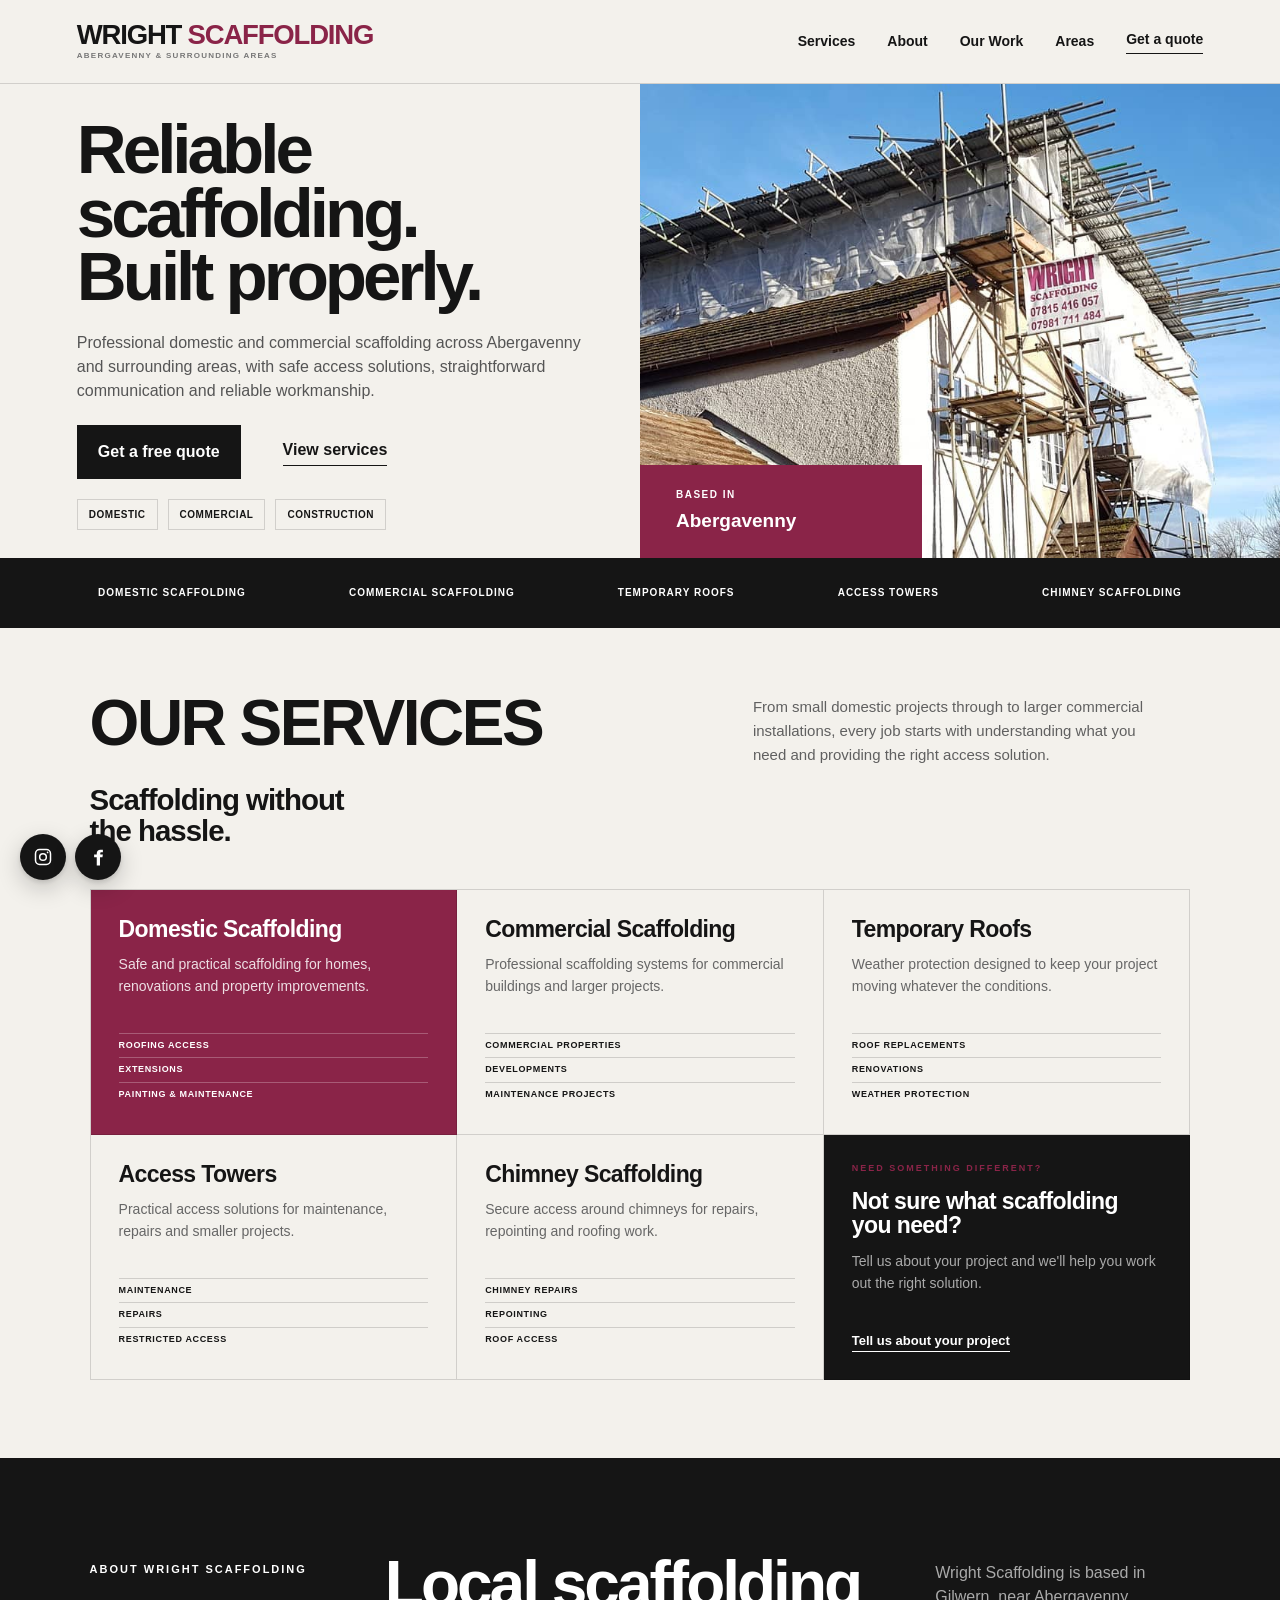
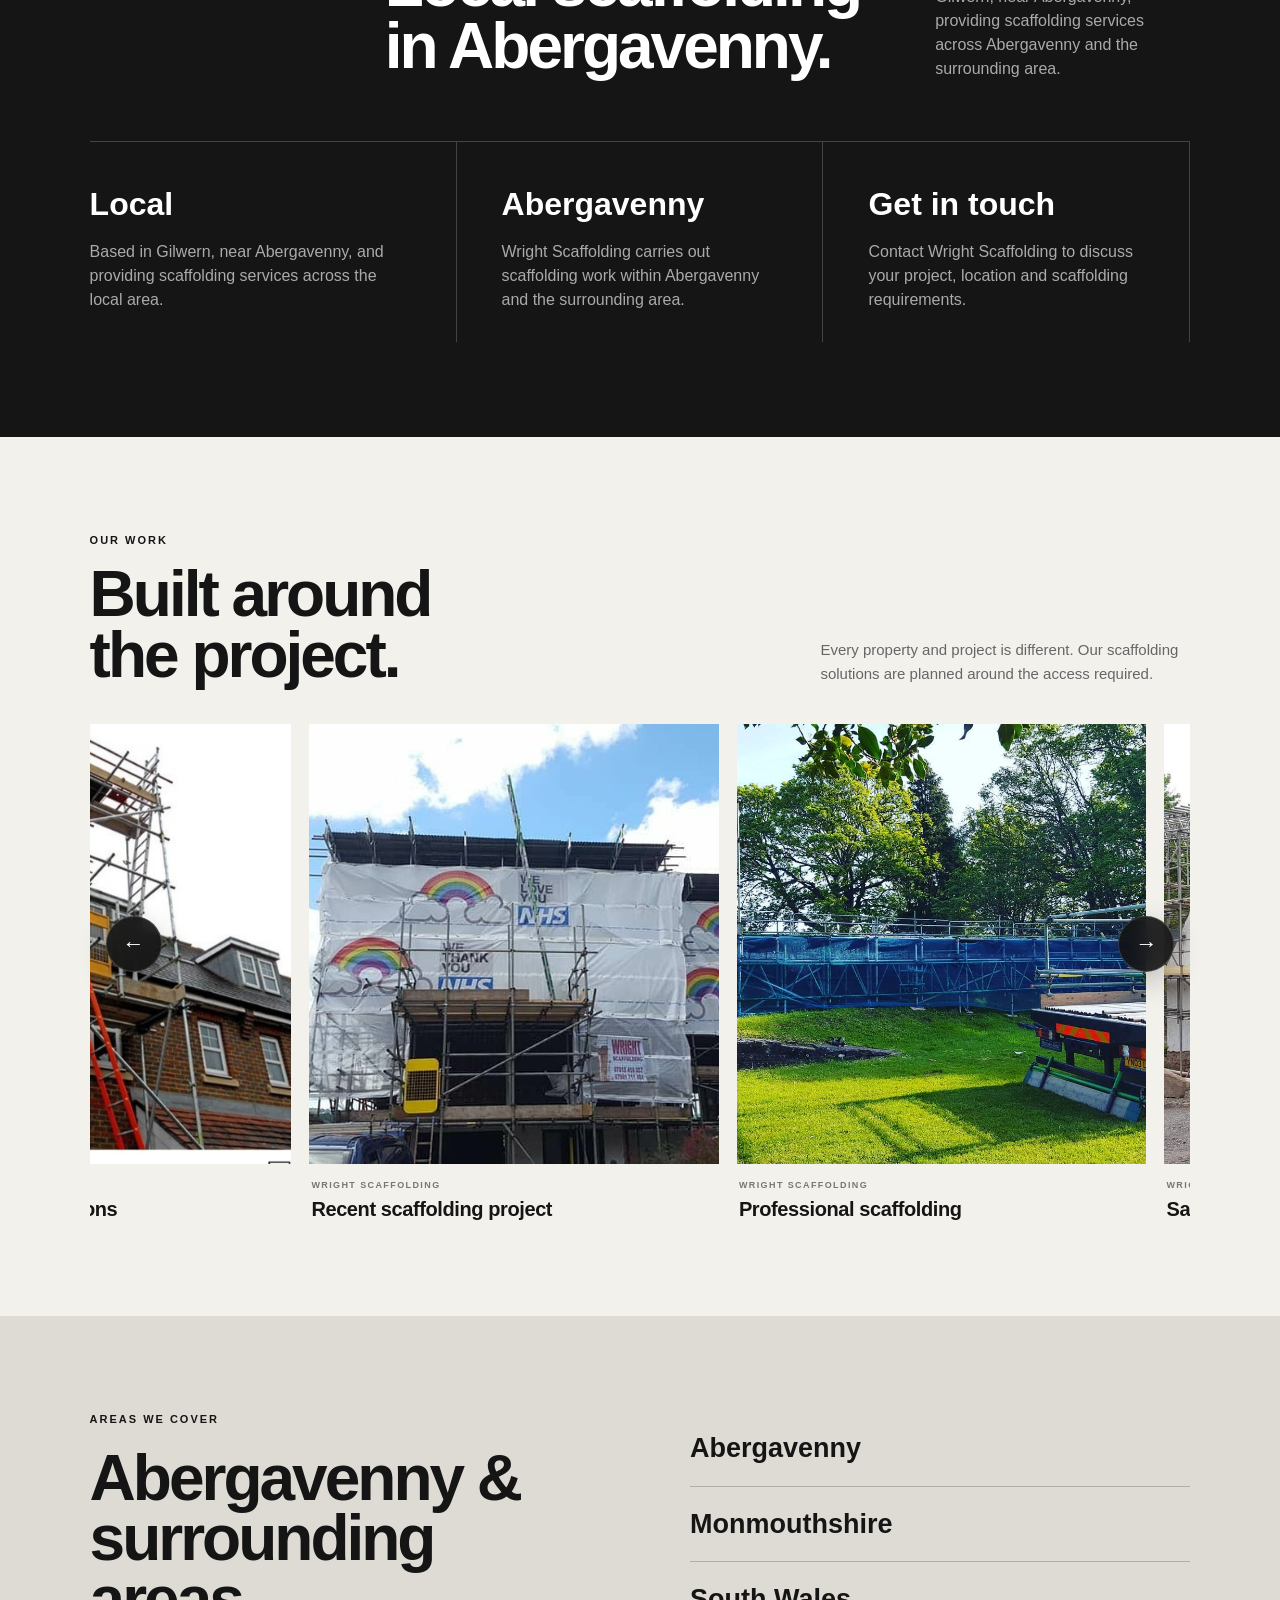
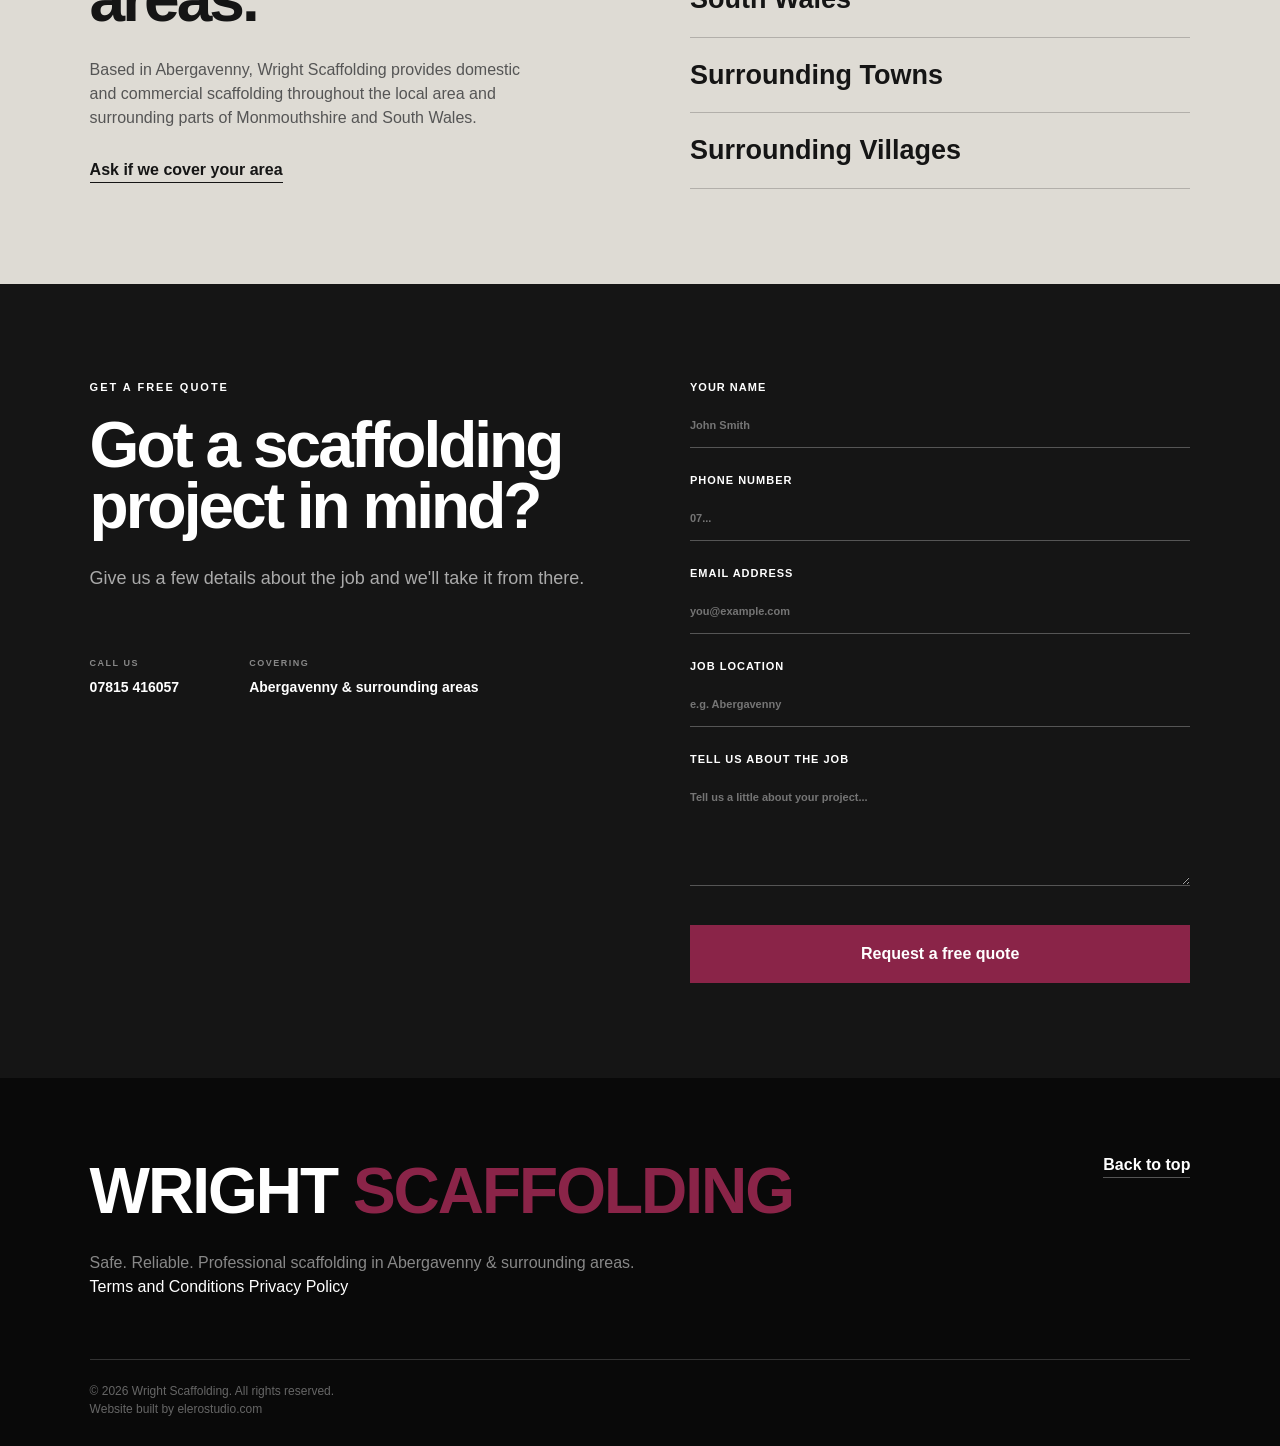
<file: index.html>
<!DOCTYPE html>
<html lang="en">

<head>
  <meta charset="UTF-8">
  <meta name="viewport" content="width=device-width, initial-scale=1.0">

  <title>Wright Scaffolding | Scaffolding Abergavenny & Surrounding Areas</title>

  <meta
    name="description"
    content="Professional domestic and commercial scaffolding services across Abergavenny and surrounding areas."
  >

  <link rel="stylesheet" href="style.css">
</head>

<body>

  <!-- ========================================
       HEADER
       ======================================== -->

  <header class="site-header">

    <a href="#top" class="logo-wrap">

      <div class="logo">
        WRIGHT <span>SCAFFOLDING</span>
      </div>

      <div class="logo-location">
        ABERGAVENNY & SURROUNDING AREAS
      </div>

    </a>

    <nav class="desktop-nav">
      <a href="#services">Services</a>
      <a href="#about">About</a>
      <a href="#work">Our Work</a>
      <a href="#areas">Areas</a>
      <a href="#quote" class="nav-quote">Get a quote</a>
    </nav>

    <button
      class="menu-button"
      id="menuButton"
      aria-label="Open navigation menu"
      aria-expanded="false"
    >
      Menu
    </button>

  </header>

  <!-- ========================================
       MOBILE MENU
       ======================================== -->

  <div class="mobile-menu" id="mobileMenu">

    <a href="#services">Services</a>
    <a href="#about">About</a>
    <a href="#work">Our Work</a>
    <a href="#areas">Areas</a>
    <a href="#quote">Get a quote</a>

  </div>

  <main id="top">

    <!-- ========================================
         HERO
         ======================================== -->

    <section class="hero">

      <div class="hero-copy">

        <h1>
          Reliable scaffolding.<br>
          Built properly.
        </h1>

        <p class="hero-description">
          Professional domestic and commercial scaffolding across
          Abergavenny and surrounding areas, with safe access solutions,
          straightforward communication and reliable workmanship.
        </p>

        <div class="hero-buttons">

          <a href="#quote" class="button button-dark">
            Get a free quote
          </a>

          <a href="#services" class="text-link">
            View services
          </a>

        </div>

        <div class="hero-tags">

          <span>Domestic</span>
          <span>Commercial</span>
          <span>Construction</span>

        </div>

      </div>

      <div class="hero-image">

        <img
          src="images/main-photo.jpg"
          alt="Wright Scaffolding project in Abergavenny"
        >

        <div class="image-card">

          <span>BASED IN</span>

          <strong>
            Abergavenny
          </strong>

        </div>

      </div>

    </section>

    <!-- ========================================
         SERVICE STRIP
         ======================================== -->

    <section class="service-strip">

      <span>Domestic Scaffolding</span>
      <span>Commercial Scaffolding</span>
      <span>Temporary Roofs</span>
      <span>Access Towers</span>
      <span>Chimney Scaffolding</span>

    </section>

    <!-- ========================================
         SERVICES
         ======================================== -->

    <section class="section services" id="services">

      <div class="section-heading">

        <p class="eyebrow">
          OUR SERVICES
        </p>

        <h2>
          Scaffolding without<br>
          the hassle.
        </h2>

        <p>
          From small domestic projects through to larger commercial
          installations, every job starts with understanding what you
          need and providing the right access solution.
        </p>

      </div>

      <div class="service-grid">

        <!-- DOMESTIC -->

        <article class="service-card featured">

          <h3>
            Domestic Scaffolding
          </h3>

          <p>
            Safe and practical scaffolding for homes,
            renovations and property improvements.
          </p>

          <ul>
            <li>Roofing access</li>
            <li>Extensions</li>
            <li>Painting & maintenance</li>
          </ul>

        </article>

        <!-- COMMERCIAL -->

        <article class="service-card">

          <h3>
            Commercial Scaffolding
          </h3>

          <p>
            Professional scaffolding systems for commercial
            buildings and larger projects.
          </p>

          <ul>
            <li>Commercial properties</li>
            <li>Developments</li>
            <li>Maintenance projects</li>
          </ul>

        </article>

        <!-- TEMPORARY ROOFS -->

        <article class="service-card">

          <h3>
            Temporary Roofs
          </h3>

          <p>
            Weather protection designed to keep your
            project moving whatever the conditions.
          </p>

          <ul>
            <li>Roof replacements</li>
            <li>Renovations</li>
            <li>Weather protection</li>
          </ul>

        </article>

        <!-- ACCESS TOWERS -->

        <article class="service-card">

          <h3>
            Access Towers
          </h3>

          <p>
            Practical access solutions for maintenance,
            repairs and smaller projects.
          </p>

          <ul>
            <li>Maintenance</li>
            <li>Repairs</li>
            <li>Restricted access</li>
          </ul>

        </article>

        <!-- CHIMNEY -->

        <article class="service-card">

          <h3>
            Chimney Scaffolding
          </h3>

          <p>
            Secure access around chimneys for repairs,
            repointing and roofing work.
          </p>

          <ul>
            <li>Chimney repairs</li>
            <li>Repointing</li>
            <li>Roof access</li>
          </ul>

        </article>

        <!-- CONTACT CARD -->

        <article class="service-card contact-card">

          <p class="eyebrow">
            NEED SOMETHING DIFFERENT?
          </p>

          <h3>
            Not sure what scaffolding you need?
          </h3>

          <p>
            Tell us about your project and we'll help you
            work out the right solution.
          </p>

          <a href="#quote">
            Tell us about your project
          </a>

        </article>

      </div>

    </section>

    <!-- ========================================
         ABOUT
         ======================================== -->

    <section class="section approach" id="about">

      <div class="section-heading">

        <p class="eyebrow">
          ABOUT WRIGHT SCAFFOLDING
        </p>

        <h2>
          Local scaffolding<br>
          in Abergavenny.
        </h2>

        <p>
          Wright Scaffolding is based in Gilwern, near Abergavenny,
          providing scaffolding services across Abergavenny and the
          surrounding area.
        </p>

      </div>

      <div class="values">

        <div class="value">

          <h3>
            Local
          </h3>

          <p>
            Based in Gilwern, near Abergavenny, and providing
            scaffolding services across the local area.
          </p>

        </div>

        <div class="value">

          <h3>
            Abergavenny
          </h3>

          <p>
            Wright Scaffolding carries out scaffolding work within
            Abergavenny and the surrounding area.
          </p>

        </div>

        <div class="value">

          <h3>
            Get in touch
          </h3>

          <p>
            Contact Wright Scaffolding to discuss your project,
            location and scaffolding requirements.
          </p>

        </div>

      </div>

    </section>

    <!-- ========================================
         OUR WORK / GALLERY
         ======================================== -->

    <section class="section work" id="work">

      <div class="work-heading">

        <p class="eyebrow">
          OUR WORK
        </p>

        <div class="work-title-row">

          <h2>
            Built around<br>
            the project.
          </h2>

          <p>
            Every property and project is different.
            Our scaffolding solutions are planned around
            the access required.
          </p>

        </div>

      </div>

      <div class="gallery-wrapper">

        <!-- LEFT ARROW -->

        <button
          class="gallery-arrow gallery-arrow-left"
          id="galleryPrev"
          aria-label="Previous project"
        >
          ←
        </button>

        <!-- GALLERY TRACK -->

        <div
          class="gallery-track"
          id="galleryTrack"
        >

          <!-- IMAGE 1 -->

          <article class="gallery-item">

            <div class="gallery-image">

              <img
                src="images/618554411_18150597142430851_7278860444667220808_n.jpg"
                alt="Wright Scaffolding project"
              >

            </div>

            <div class="gallery-caption">

              <span>
                WRIGHT SCAFFOLDING
              </span>

              <h3>
                Professional scaffolding
              </h3>

            </div>

          </article>

          <!-- IMAGE 2 -->

          <article class="gallery-item">

            <div class="gallery-image">

              <img
                src="images/618643953_18179547532371820_193070999558972686_n.jpg"
                alt="Wright Scaffolding project"
              >

            </div>

            <div class="gallery-caption">

              <span>
                WRIGHT SCAFFOLDING
              </span>

              <h3>
                Safe access solutions
              </h3>

            </div>

          </article>

          <!-- IMAGE 3 -->

          <article class="gallery-item">

            <div class="gallery-image">

              <img
                src="images/629224388_18379913635087434_3994226658833883442_n.jpg"
                alt="Wright Scaffolding project"
              >

            </div>

            <div class="gallery-caption">

              <span>
                WRIGHT SCAFFOLDING
              </span>

              <h3>
                Built around the job
              </h3>

            </div>

          </article>

          <!-- IMAGE 4 -->

          <article class="gallery-item">

            <div class="gallery-image">

              <img
                src="images/631555489_18531374602070838_4797201463418856442_n.jpg"
                alt="Wright Scaffolding project"
              >

            </div>

            <div class="gallery-caption">

              <span>
                WRIGHT SCAFFOLDING
              </span>

              <h3>
                Reliable access solutions
              </h3>

            </div>

          </article>

          <!-- IMAGE 5 -->

          <article class="gallery-item">

            <div class="gallery-image">

              <img
                src="images/657956435_18412861951130937_4129175050865454340_n.jpg"
                alt="Wright Scaffolding project"
              >

            </div>

            <div class="gallery-caption">

              <span>
                WRIGHT SCAFFOLDING
              </span>

              <h3>
                Recent scaffolding project
              </h3>

            </div>

          </article>

        </div>

        <!-- RIGHT ARROW -->

        <button
          class="gallery-arrow gallery-arrow-right"
          id="galleryNext"
          aria-label="Next project"
        >
          →
        </button>

        <!-- MOBILE SWIPE MESSAGE -->

        <div class="gallery-mobile-hint">

          <span>
            SWIPE TO EXPLORE
          </span>

          <span>
            →
          </span>

        </div>

      </div>

    </section>

    <!-- ========================================
         AREAS
         ======================================== -->

    <section class="section areas" id="areas">

      <div class="areas-layout">

        <div>

          <p class="eyebrow">
            AREAS WE COVER
          </p>

          <h2>
            Abergavenny &<br>
            surrounding areas.
          </h2>

          <p>
            Based in Abergavenny, Wright Scaffolding provides domestic
            and commercial scaffolding throughout the local area and
            surrounding parts of Monmouthshire and South Wales.
          </p>

          <a href="#quote">
            Ask if we cover your area
          </a>

        </div>

        <div class="area-list">

          <span>Abergavenny</span>
          <span>Monmouthshire</span>
          <span>South Wales</span>
          <span>Surrounding Towns</span>
          <span>Surrounding Villages</span>

        </div>

      </div>

    </section>

    <!-- ========================================
         QUOTE
         ======================================== -->

    <section class="quote-section" id="quote">

      <div class="quote-intro">

        <p class="eyebrow">
          GET A FREE QUOTE
        </p>

        <h2>
          Got a scaffolding<br>
          project in mind?
        </h2>

        <p>
          Give us a few details about the job and we'll
          take it from there.
        </p>

        <div class="contact-details">

          <div>

            <span>
              CALL US
            </span>

            <strong>

              <a href="tel:+447815416057">
                07815 416057
              </a>

            </strong>

          </div>

          <div>

            <span>
              COVERING
            </span>

            <strong>
              Abergavenny & surrounding areas
            </strong>

          </div>

        </div>

      </div>

      <!-- ========================================
           QUOTE FORM
           ======================================== -->

      <form class="quote-form">

        <label>

          Your name

          <input
            type="text"
            name="name"
            placeholder="John Smith"
            required
          >

        </label>

        <label>

          Phone number

          <input
            type="tel"
            name="phone"
            placeholder="07..."
            required
          >

        </label>

        <label>

          Email address

          <input
            type="email"
            name="email"
            placeholder="you@example.com"
            required
          >

        </label>

        <label>

          Job location

          <input
            type="text"
            name="location"
            placeholder="e.g. Abergavenny"
          >

        </label>

        <label>

          Tell us about the job

          <textarea
            name="message"
            rows="5"
            placeholder="Tell us a little about your project..."
          ></textarea>

        </label>

        <button type="submit">
          Request a free quote
        </button>

      </form>

    </section>

  </main>

  <!-- ========================================
       FOOTER
       ======================================== -->

  <footer>

    <div class="footer-logo">
      WRIGHT <span>SCAFFOLDING</span>
    </div>

    <p>
      Safe. Reliable. Professional scaffolding in Abergavenny & surrounding areas.
    </p>

    <a href="#top">
      Back to top
    </a>

    <div class="footer-legal-links">

      <a href="terms.html">
        Terms and Conditions
      </a>

      <a href="privacy.html">
        Privacy Policy
      </a>

    </div>

    <div class="footer-bottom">
      © 2026 Wright Scaffolding. All rights reserved.
      <br>
      Website built by
      <a
        href="https://elerostudio.com"
        target="_blank"
        rel="noopener noreferrer"
      >
        elerostudio.com
      </a>
    </div>

  </footer>

  <!-- ========================================
       SOCIAL BUTTONS
       ======================================== -->

  <div class="social-buttons">

    <!-- INSTAGRAM -->

    <a
      href="https://www.instagram.com/wrights_scaffolding/"
      class="social-button"
      target="_blank"
      rel="noopener noreferrer"
      aria-label="Visit Wright Scaffolding on Instagram"
    >

      <svg
        viewBox="0 0 24 24"
        aria-hidden="true"
        class="instagram-icon"
      >

        <rect
          x="3"
          y="3"
          width="18"
          height="18"
          rx="5"
          ry="5"
        ></rect>

        <circle
          cx="12"
          cy="12"
          r="4"
        ></circle>

        <circle
          cx="17.5"
          cy="6.5"
          r="1"
          class="social-dot"
        ></circle>

      </svg>

    </a>

    <!-- FACEBOOK -->

    <a
      href="https://www.facebook.com/wrightsscaffolding/"
      class="social-button"
      target="_blank"
      rel="noopener noreferrer"
      aria-label="Visit Wright Scaffolding on Facebook"
    >

      <svg
        viewBox="0 0 24 24"
        aria-hidden="true"
        class="facebook-icon"
      >

        <path
          d="M14 8.5V7.2c0-.9.6-1.2 1.3-1.2H17V3.2C16.3 3.1 15.4 3 14.3 3 11.6 3 10 4.6 10 7.5v1H7v3.2h3V21h3.7v-9.3h2.8l.5-3.2H14z"
        ></path>

      </svg>

    </a>

  </div>

  <!-- ========================================
       MOBILE CALL BUTTON
       ======================================== -->

  <a
    href="tel:+447815416057"
    class="mobile-call-button"
    aria-label="Call Wright Scaffolding on 07815 416057"
  >
    CALL NOW
  </a>

  <script src="script.js"></script>

</body>

</html>
</file>
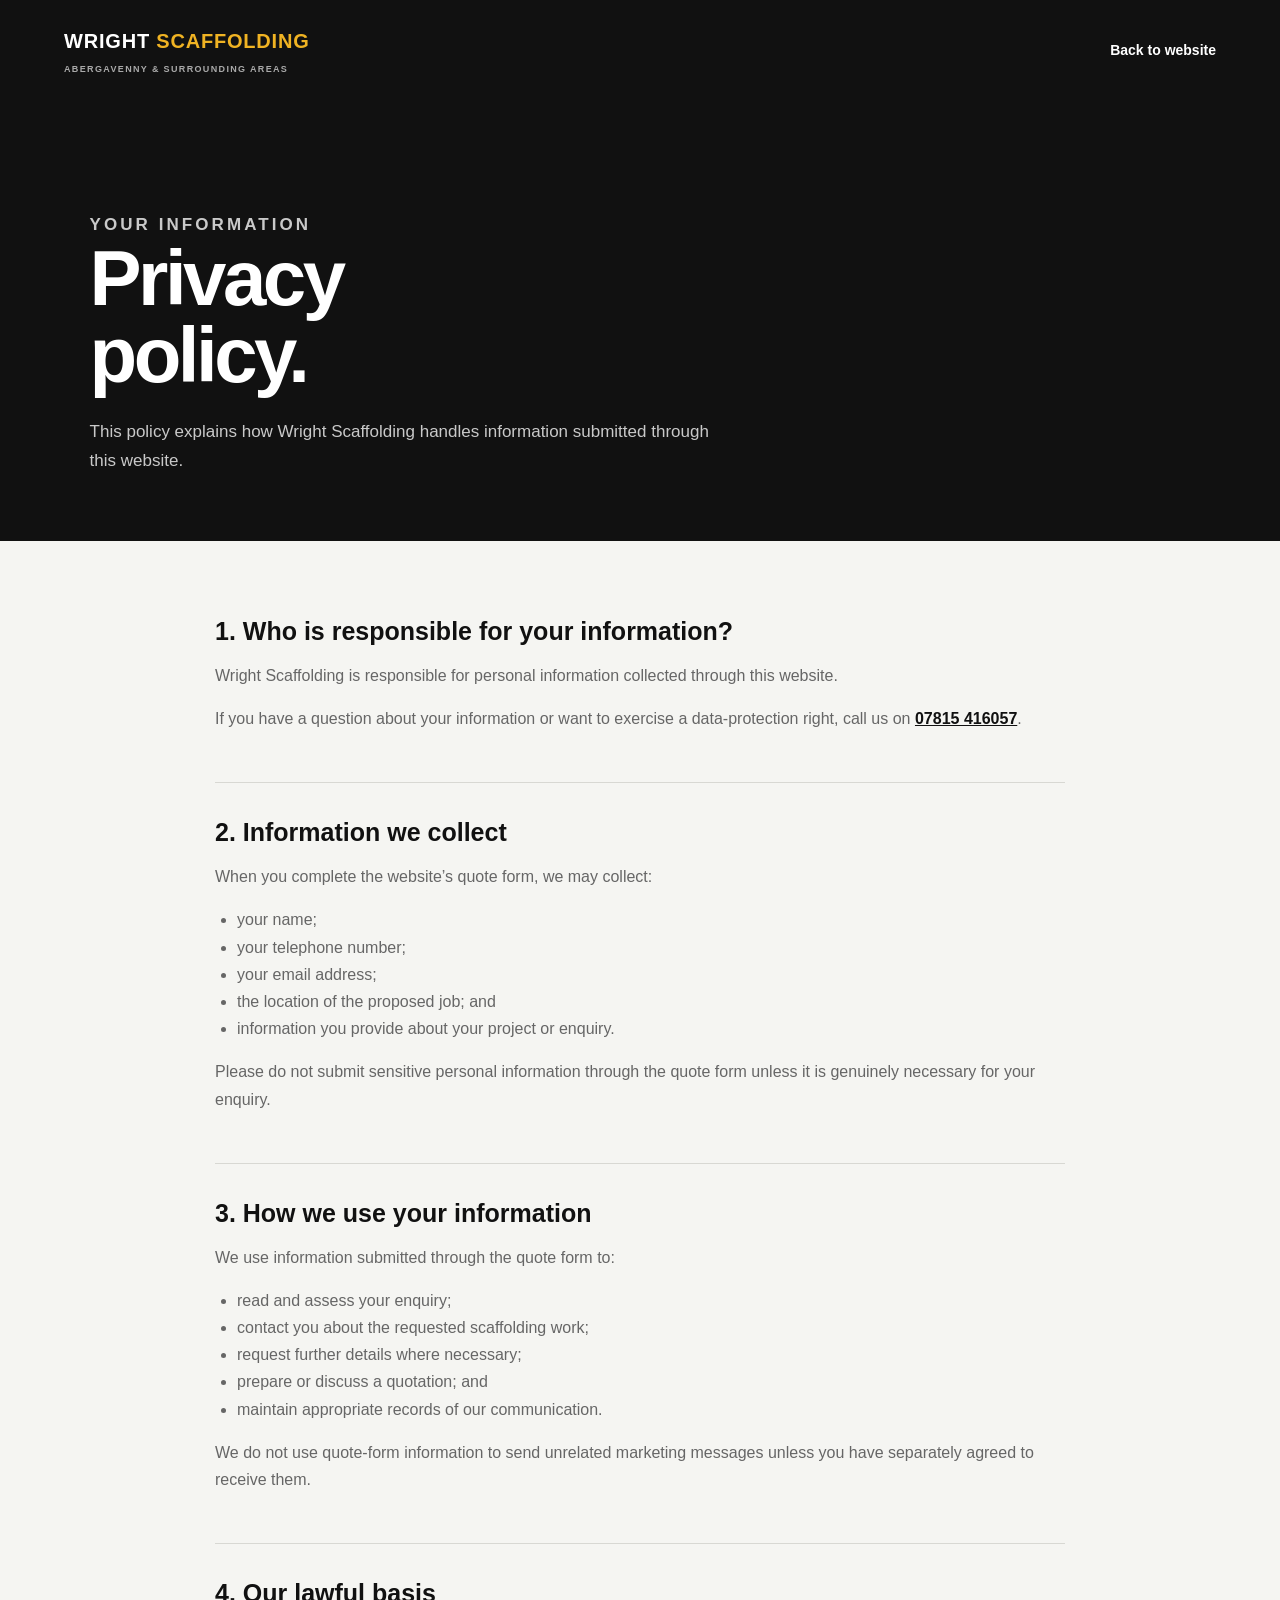
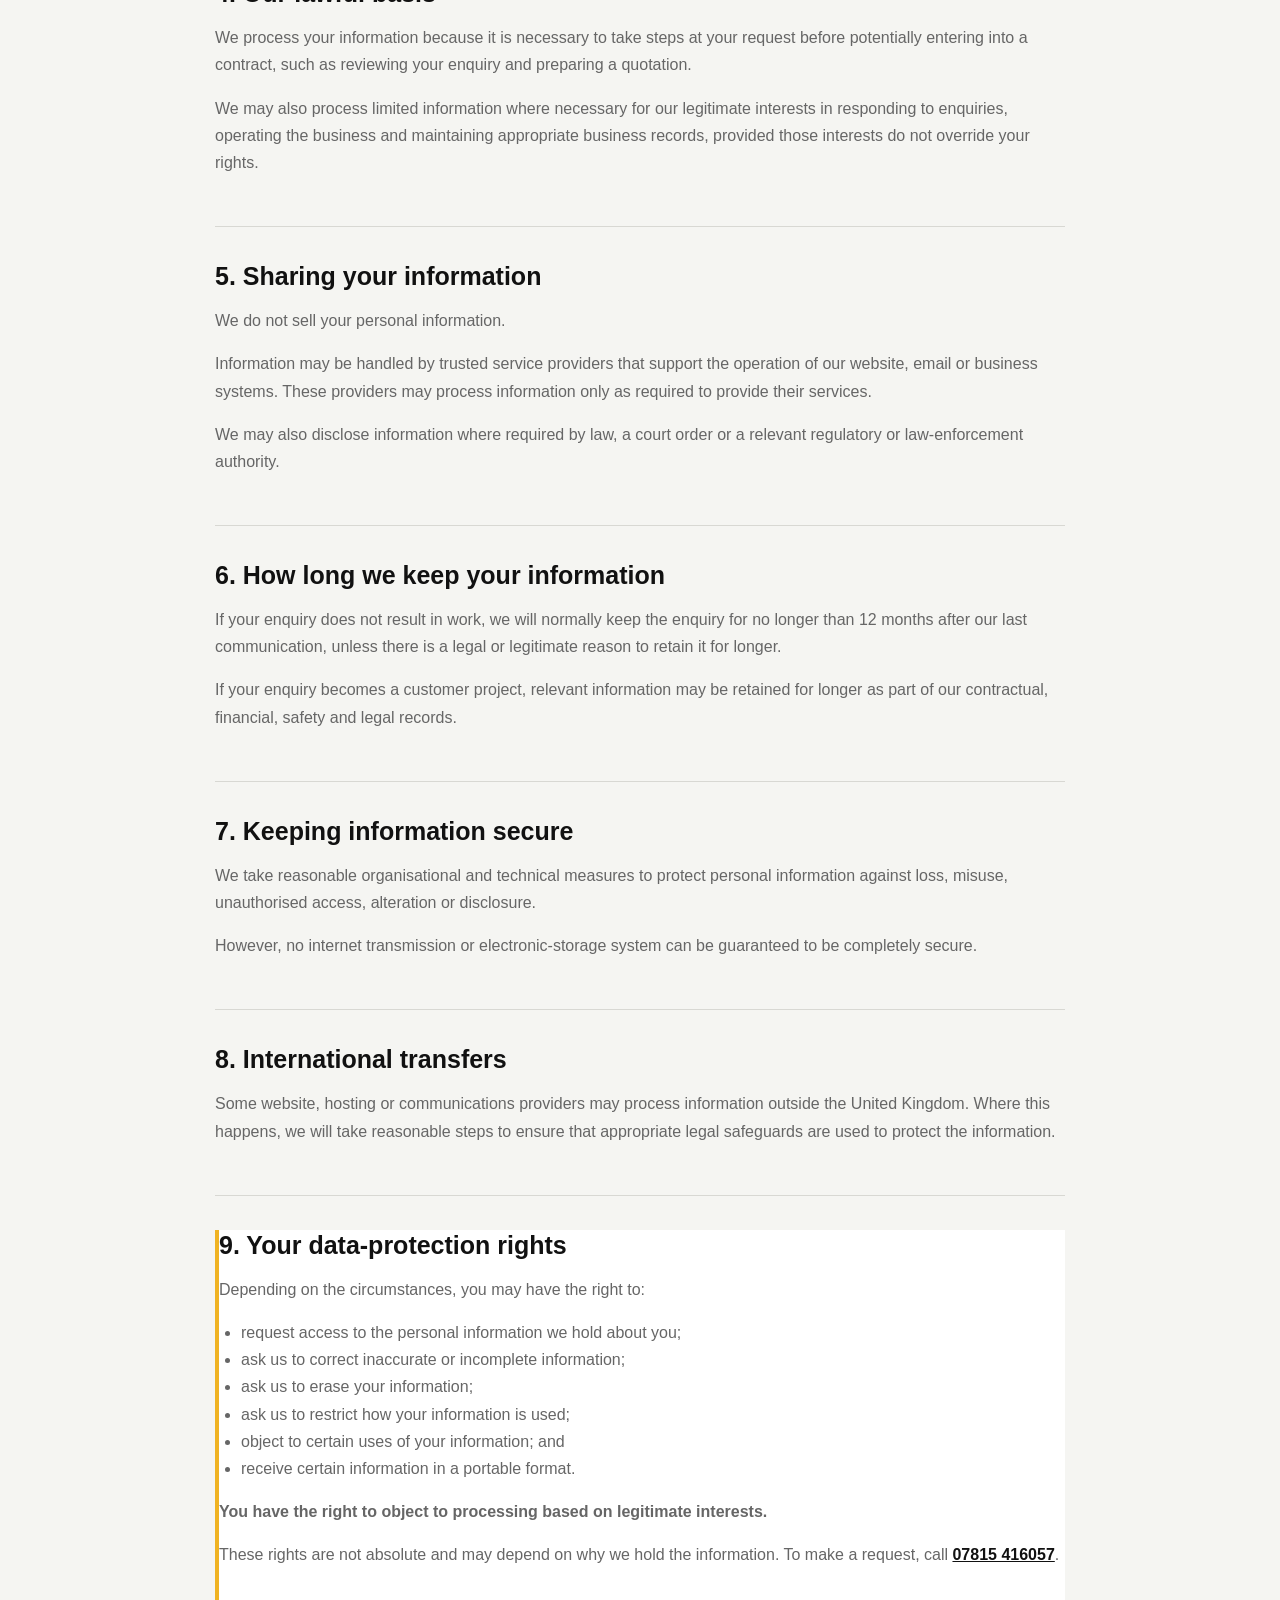
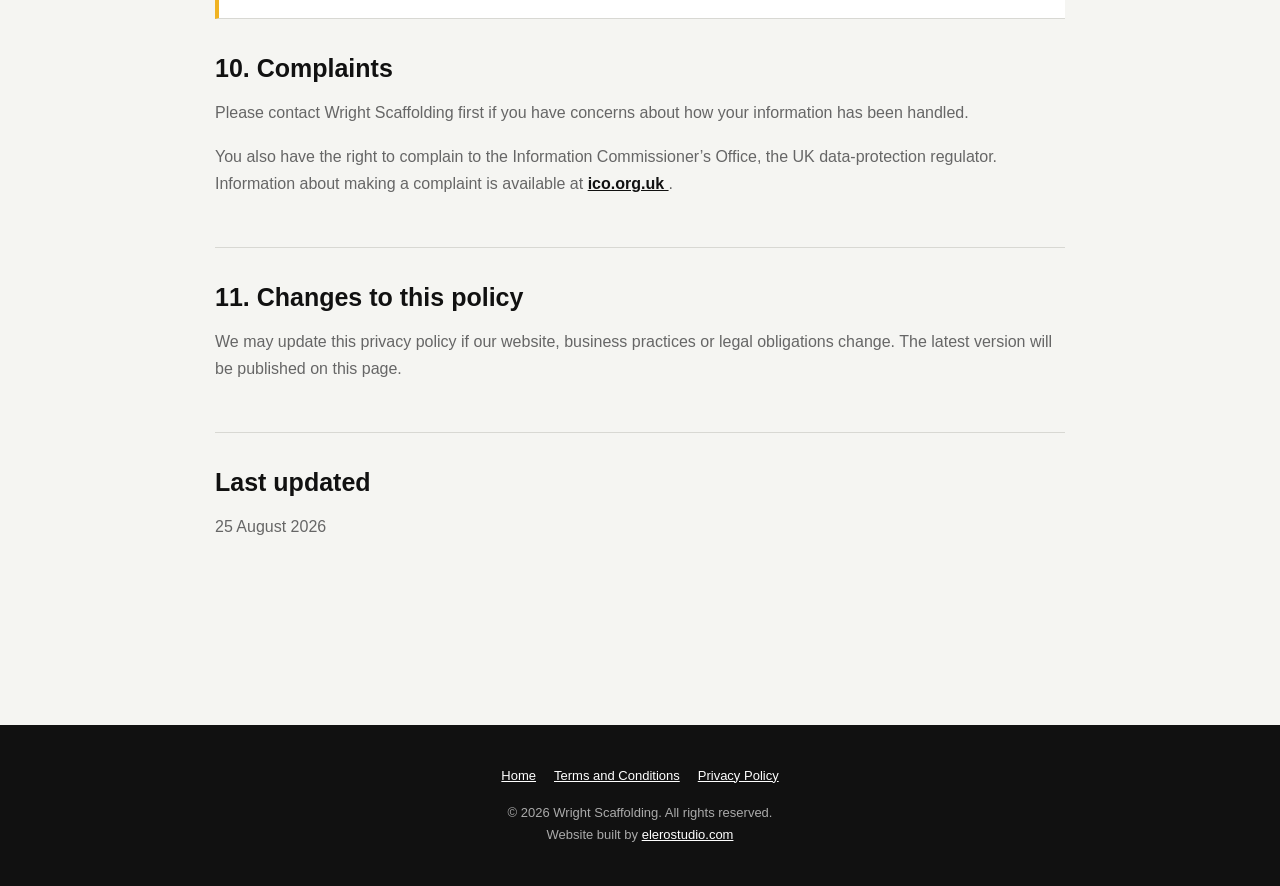
<file: privacy.html>
<!DOCTYPE html>
<html lang="en">

<head>
  <meta charset="UTF-8">
  <meta name="viewport" content="width=device-width, initial-scale=1.0">

  <title>Privacy Policy | Wright Scaffolding</title>

  <meta
    name="description"
    content="Privacy policy explaining how Wright Scaffolding handles information submitted through its website."
  >

  <style>
    :root {
      --dark: #111111;
      --light: #f5f5f2;
      --white: #ffffff;
      --accent: #f0b323;
      --text: #242424;
      --muted: #666666;
      --border: #d8d8d3;
    }

    * {
      box-sizing: border-box;
    }

    html {
      scroll-behavior: smooth;
    }

    body {
      margin: 0;
      background: var(--light);
      color: var(--text);
      font-family: Arial, Helvetica, sans-serif;
      line-height: 1.7;
    }

    .site-header {
      display: flex;
      align-items: center;
      justify-content: space-between;
      gap: 30px;
      padding: 24px clamp(22px, 5vw, 72px);
      background: var(--dark);
    }

    .logo-wrap {
      color: var(--white);
      text-decoration: none;
    }

    .logo {
      font-size: 20px;
      font-weight: 800;
      letter-spacing: 0.04em;
    }

    .logo span {
      color: var(--accent);
    }

    .logo-location {
      margin-top: 4px;
      color: #aaaaaa;
      font-size: 9px;
      font-weight: 700;
      letter-spacing: 0.15em;
    }

    .back-link {
      color: var(--white);
      font-size: 14px;
      font-weight: 700;
      text-decoration: none;
    }

    .back-link:hover {
      color: var(--accent);
    }

    .legal-hero {
      padding: 85px clamp(22px, 7vw, 110px) 65px;
      background: var(--dark);
      color: var(--white);
    }

    .eyebrow {
      margin: 0 0 18px;
      color: var(--accent);
      font-size: 12px;
      font-weight: 800;
      letter-spacing: 0.18em;
    }

    .legal-hero h1 {
      max-width: 800px;
      margin: 0;
      font-size: clamp(42px, 7vw, 78px);
      line-height: 0.98;
      letter-spacing: -0.045em;
    }

    .legal-hero p {
      max-width: 620px;
      margin: 25px 0 0;
      color: #c9c9c9;
      font-size: 17px;
    }

    .legal-content {
      width: min(850px, calc(100% - 44px));
      margin: 0 auto;
      padding: 75px 0 100px;
    }

    .legal-content section {
      padding: 0 0 34px;
      margin: 0 0 34px;
      border-bottom: 1px solid var(--border);
    }

    .legal-content section:last-child {
      border-bottom: 0;
    }

    .legal-content h2 {
      margin: 0 0 14px;
      color: var(--dark);
      font-size: 25px;
      line-height: 1.2;
    }

    .legal-content p,
    .legal-content li {
      color: var(--muted);
    }

    .legal-content ul {
      padding-left: 22px;
    }

    .legal-content a {
      color: var(--dark);
      font-weight: 700;
    }

    .rights-notice {
      padding: 22px;
      border-left: 4px solid var(--accent);
      background: var(--white);
    }

    footer {
      padding: 40px 22px;
      background: var(--dark);
      color: #aaaaaa;
      text-align: center;
      font-size: 13px;
    }

    footer a {
      color: var(--white);
    }

    .footer-links {
      display: flex;
      justify-content: center;
      flex-wrap: wrap;
      gap: 18px;
      margin-bottom: 15px;
    }

    @media (max-width: 600px) {
      .site-header {
        padding: 20px;
      }

      .logo-location {
        display: none;
      }

      .legal-hero {
        padding: 65px 22px 50px;
      }

      .legal-content {
        padding: 55px 0 75px;
      }
    }
  </style>
</head>

<body>

  <header class="site-header">

    <a href="index.html" class="logo-wrap">

      <div class="logo">
        WRIGHT <span>SCAFFOLDING</span>
      </div>

      <div class="logo-location">
        ABERGAVENNY & SURROUNDING AREAS
      </div>

    </a>

    <a href="index.html" class="back-link">
      Back to website
    </a>

  </header>

  <main>

    <section class="legal-hero">

      <p class="eyebrow">
        YOUR INFORMATION
      </p>

      <h1>
        Privacy<br>
        policy.
      </h1>

      <p>
        This policy explains how Wright Scaffolding handles information
        submitted through this website.
      </p>

    </section>

    <div class="legal-content">

      <section>

        <h2>1. Who is responsible for your information?</h2>

        <p>
          Wright Scaffolding is responsible for personal information collected
          through this website.
        </p>

        <p>
          If you have a question about your information or want to exercise a
          data-protection right, call us on
          <a href="tel:+447815416057">07815 416057</a>.
        </p>

      </section>

      <section>

        <h2>2. Information we collect</h2>

        <p>
          When you complete the website’s quote form, we may collect:
        </p>

        <ul>
          <li>your name;</li>
          <li>your telephone number;</li>
          <li>your email address;</li>
          <li>the location of the proposed job; and</li>
          <li>information you provide about your project or enquiry.</li>
        </ul>

        <p>
          Please do not submit sensitive personal information through the quote
          form unless it is genuinely necessary for your enquiry.
        </p>

      </section>

      <section>

        <h2>3. How we use your information</h2>

        <p>We use information submitted through the quote form to:</p>

        <ul>
          <li>read and assess your enquiry;</li>
          <li>contact you about the requested scaffolding work;</li>
          <li>request further details where necessary;</li>
          <li>prepare or discuss a quotation; and</li>
          <li>maintain appropriate records of our communication.</li>
        </ul>

        <p>
          We do not use quote-form information to send unrelated marketing
          messages unless you have separately agreed to receive them.
        </p>

      </section>

      <section>

        <h2>4. Our lawful basis</h2>

        <p>
          We process your information because it is necessary to take steps at
          your request before potentially entering into a contract, such as
          reviewing your enquiry and preparing a quotation.
        </p>

        <p>
          We may also process limited information where necessary for our
          legitimate interests in responding to enquiries, operating the
          business and maintaining appropriate business records, provided those
          interests do not override your rights.
        </p>

      </section>

      <section>

        <h2>5. Sharing your information</h2>

        <p>
          We do not sell your personal information.
        </p>

        <p>
          Information may be handled by trusted service providers that support
          the operation of our website, email or business systems. These
          providers may process information only as required to provide their
          services.
        </p>

        <p>
          We may also disclose information where required by law, a court order
          or a relevant regulatory or law-enforcement authority.
        </p>

      </section>

      <section>

        <h2>6. How long we keep your information</h2>

        <p>
          If your enquiry does not result in work, we will normally keep the
          enquiry for no longer than 12 months after our last communication,
          unless there is a legal or legitimate reason to retain it for longer.
        </p>

        <p>
          If your enquiry becomes a customer project, relevant information may
          be retained for longer as part of our contractual, financial, safety
          and legal records.
        </p>

      </section>

      <section>

        <h2>7. Keeping information secure</h2>

        <p>
          We take reasonable organisational and technical measures to protect
          personal information against loss, misuse, unauthorised access,
          alteration or disclosure.
        </p>

        <p>
          However, no internet transmission or electronic-storage system can be
          guaranteed to be completely secure.
        </p>

      </section>

      <section>

        <h2>8. International transfers</h2>

        <p>
          Some website, hosting or communications providers may process
          information outside the United Kingdom. Where this happens, we will
          take reasonable steps to ensure that appropriate legal safeguards are
          used to protect the information.
        </p>

      </section>

      <section class="rights-notice">

        <h2>9. Your data-protection rights</h2>

        <p>
          Depending on the circumstances, you may have the right to:
        </p>

        <ul>
          <li>request access to the personal information we hold about you;</li>
          <li>ask us to correct inaccurate or incomplete information;</li>
          <li>ask us to erase your information;</li>
          <li>ask us to restrict how your information is used;</li>
          <li>object to certain uses of your information; and</li>
          <li>receive certain information in a portable format.</li>
        </ul>

        <p>
          <strong>
            You have the right to object to processing based on legitimate
            interests.
          </strong>
        </p>

        <p>
          These rights are not absolute and may depend on why we hold the
          information. To make a request, call
          <a href="tel:+447815416057">07815 416057</a>.
        </p>

      </section>

      <section>

        <h2>10. Complaints</h2>

        <p>
          Please contact Wright Scaffolding first if you have concerns about how
          your information has been handled.
        </p>

        <p>
          You also have the right to complain to the Information Commissioner’s
          Office, the UK data-protection regulator. Information about making a
          complaint is available at
          <a
            href="https://ico.org.uk/make-a-complaint/"
            target="_blank"
            rel="noopener noreferrer"
          >
            ico.org.uk
          </a>.
        </p>

      </section>

      <section>

        <h2>11. Changes to this policy</h2>

        <p>
          We may update this privacy policy if our website, business practices
          or legal obligations change. The latest version will be published on
          this page.
        </p>

      </section>

      <section>

        <h2>Last updated</h2>

        <p>
          25 August 2026
        </p>

      </section>

    </div>

  </main>

  <footer>

    <div class="footer-links">
      <a href="index.html">Home</a>
      <a href="terms.html">Terms and Conditions</a>
      <a href="privacy.html">Privacy Policy</a>
    </div>

    © 2026 Wright Scaffolding. All rights reserved.<br>
    Website built by
    <a
      href="https://elerostudio.com"
      target="_blank"
      rel="noopener noreferrer"
    >
      elerostudio.com
    </a>

  </footer>

</body>

</html>
</file>
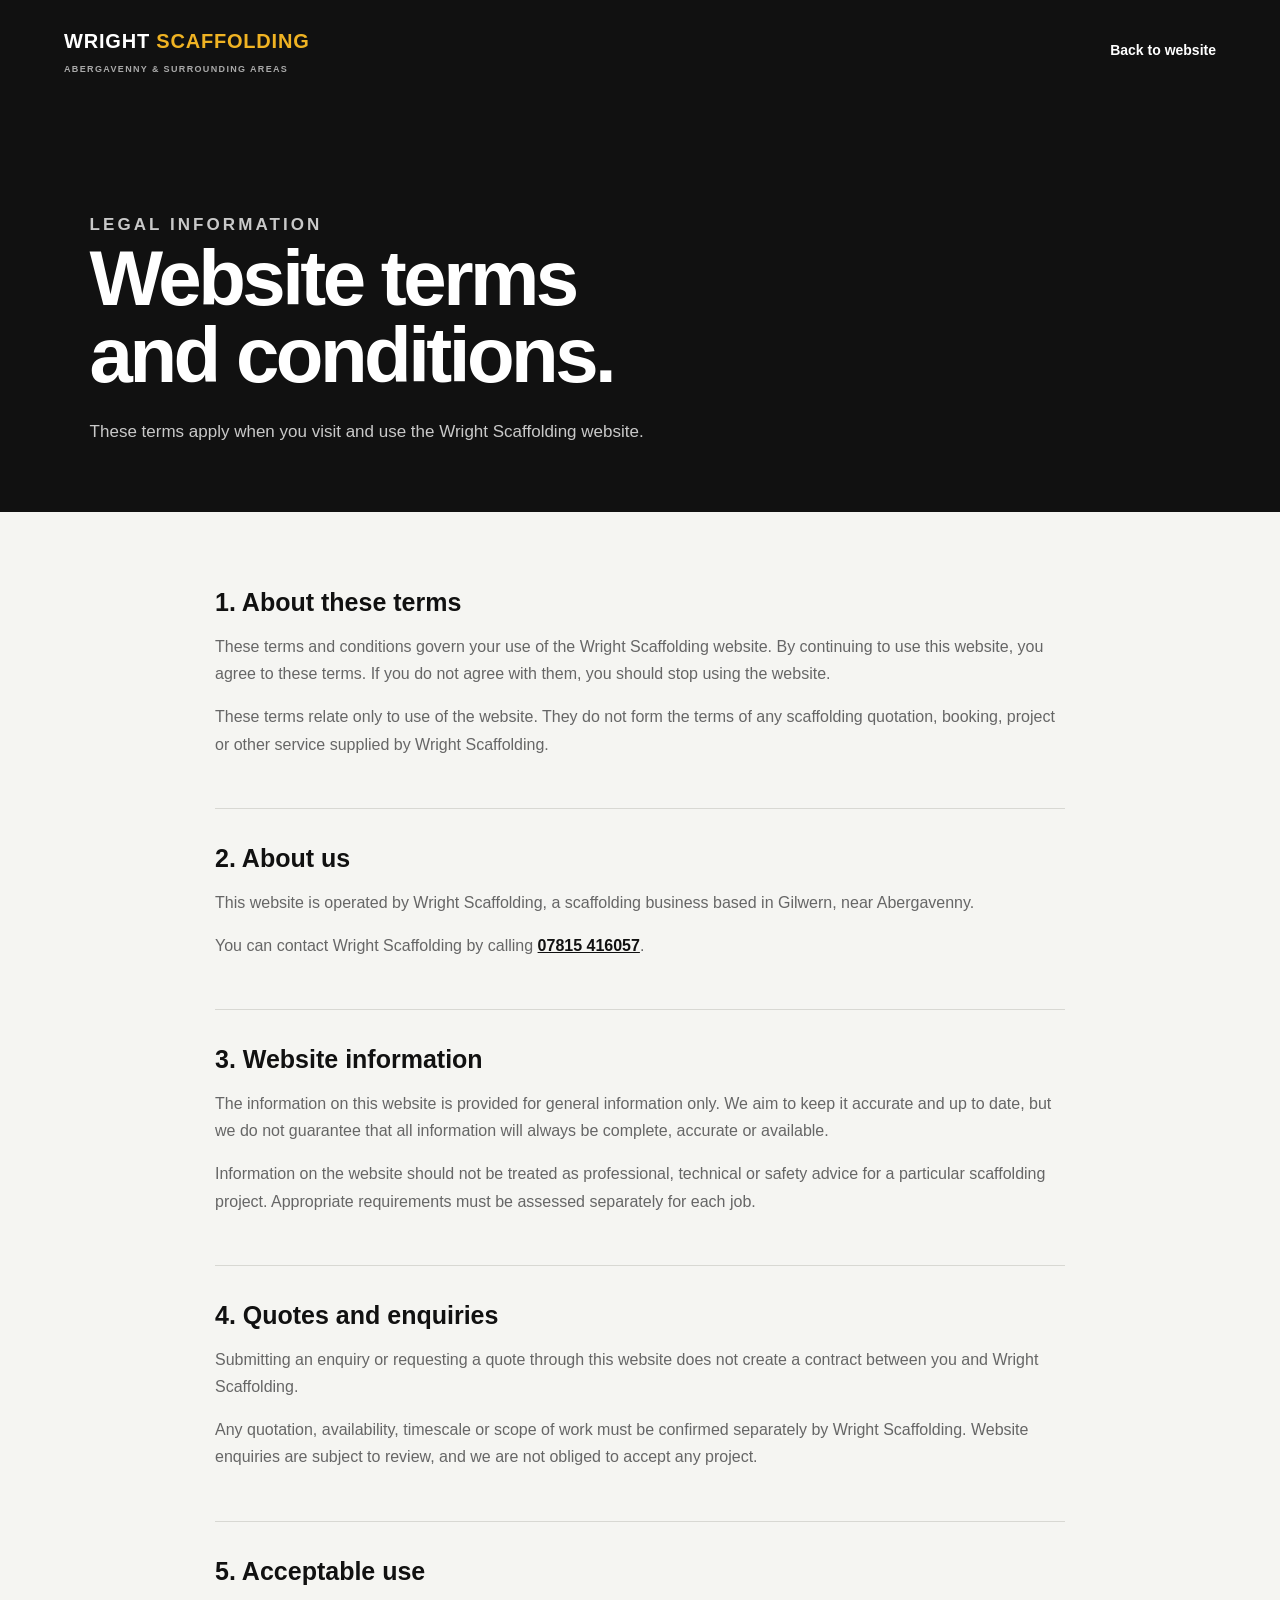
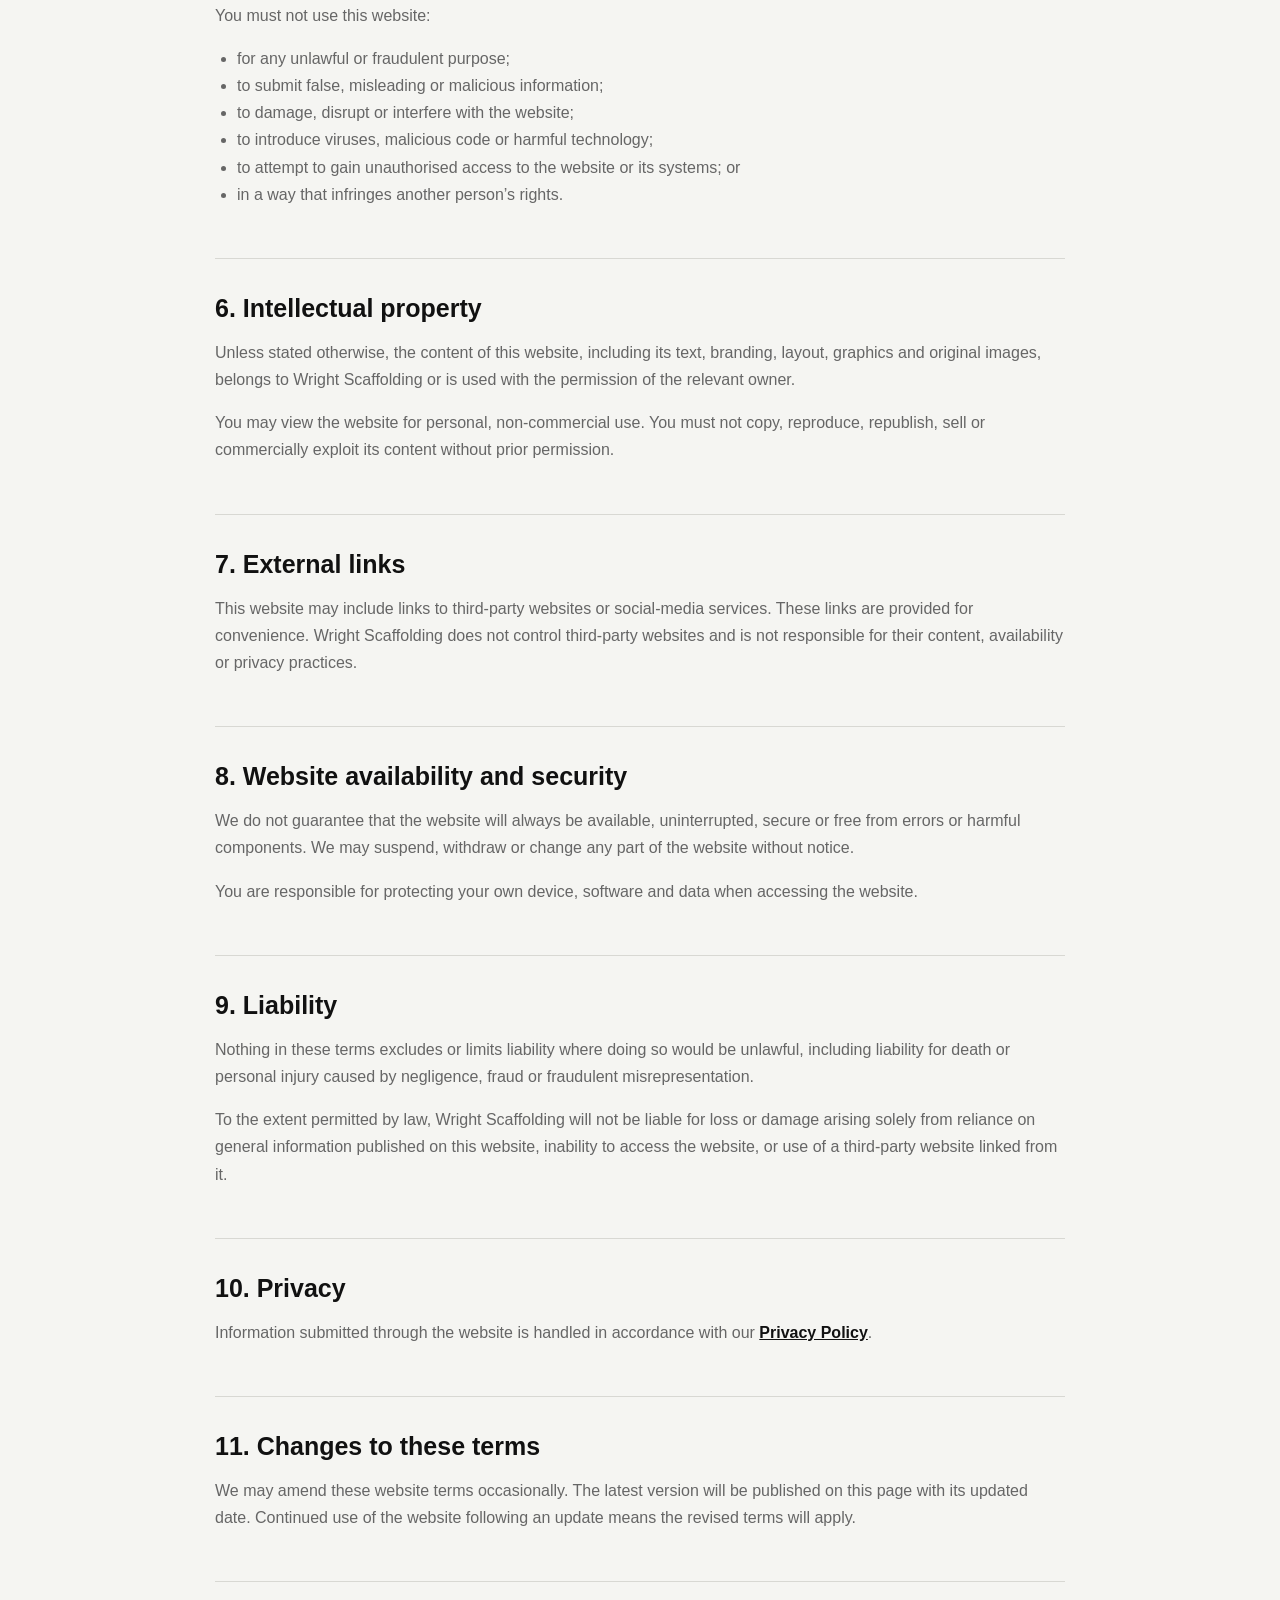
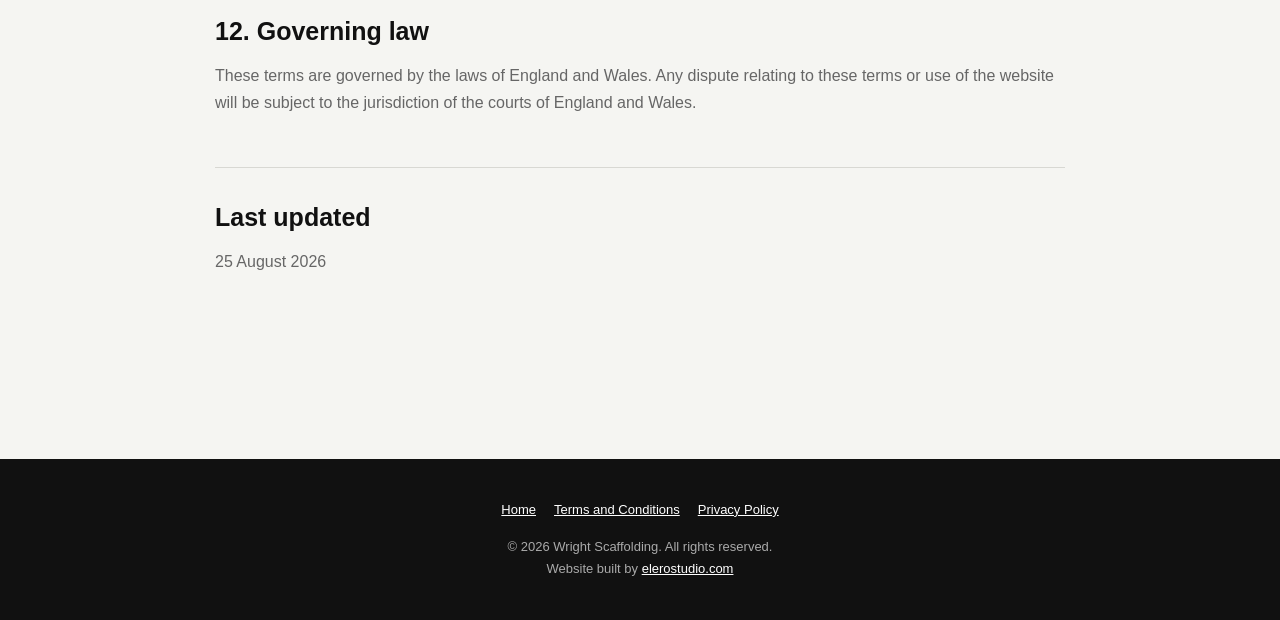
<file: terms.html>
<!DOCTYPE html>
<html lang="en">

<head>
  <meta charset="UTF-8">
  <meta name="viewport" content="width=device-width, initial-scale=1.0">

  <title>Website Terms and Conditions | Wright Scaffolding</title>

  <meta
    name="description"
    content="Website terms and conditions for the Wright Scaffolding website."
  >

  <style>
    :root {
      --dark: #111111;
      --light: #f5f5f2;
      --white: #ffffff;
      --accent: #f0b323;
      --text: #242424;
      --muted: #666666;
      --border: #d8d8d3;
    }

    * {
      box-sizing: border-box;
    }

    html {
      scroll-behavior: smooth;
    }

    body {
      margin: 0;
      background: var(--light);
      color: var(--text);
      font-family: Arial, Helvetica, sans-serif;
      line-height: 1.7;
    }

    .site-header {
      display: flex;
      align-items: center;
      justify-content: space-between;
      gap: 30px;
      padding: 24px clamp(22px, 5vw, 72px);
      background: var(--dark);
    }

    .logo-wrap {
      color: var(--white);
      text-decoration: none;
    }

    .logo {
      font-size: 20px;
      font-weight: 800;
      letter-spacing: 0.04em;
    }

    .logo span {
      color: var(--accent);
    }

    .logo-location {
      margin-top: 4px;
      color: #aaaaaa;
      font-size: 9px;
      font-weight: 700;
      letter-spacing: 0.15em;
    }

    .back-link {
      color: var(--white);
      font-size: 14px;
      font-weight: 700;
      text-decoration: none;
    }

    .back-link:hover {
      color: var(--accent);
    }

    .legal-hero {
      padding: 85px clamp(22px, 7vw, 110px) 65px;
      background: var(--dark);
      color: var(--white);
    }

    .eyebrow {
      margin: 0 0 18px;
      color: var(--accent);
      font-size: 12px;
      font-weight: 800;
      letter-spacing: 0.18em;
    }

    .legal-hero h1 {
      max-width: 800px;
      margin: 0;
      font-size: clamp(42px, 7vw, 78px);
      line-height: 0.98;
      letter-spacing: -0.045em;
    }

    .legal-hero p {
      max-width: 620px;
      margin: 25px 0 0;
      color: #c9c9c9;
      font-size: 17px;
    }

    .legal-content {
      width: min(850px, calc(100% - 44px));
      margin: 0 auto;
      padding: 75px 0 100px;
    }

    .legal-content section {
      padding: 0 0 34px;
      margin: 0 0 34px;
      border-bottom: 1px solid var(--border);
    }

    .legal-content section:last-child {
      border-bottom: 0;
    }

    .legal-content h2 {
      margin: 0 0 14px;
      color: var(--dark);
      font-size: 25px;
      line-height: 1.2;
    }

    .legal-content p,
    .legal-content li {
      color: var(--muted);
    }

    .legal-content ul {
      padding-left: 22px;
    }

    .legal-content a {
      color: var(--dark);
      font-weight: 700;
    }

    footer {
      padding: 40px 22px;
      background: var(--dark);
      color: #aaaaaa;
      text-align: center;
      font-size: 13px;
    }

    footer a {
      color: var(--white);
    }

    .footer-links {
      display: flex;
      justify-content: center;
      flex-wrap: wrap;
      gap: 18px;
      margin-bottom: 15px;
    }

    @media (max-width: 600px) {
      .site-header {
        padding: 20px;
      }

      .logo-location {
        display: none;
      }

      .legal-hero {
        padding: 65px 22px 50px;
      }

      .legal-content {
        padding: 55px 0 75px;
      }
    }
  </style>
</head>

<body>

  <header class="site-header">

    <a href="index.html" class="logo-wrap">

      <div class="logo">
        WRIGHT <span>SCAFFOLDING</span>
      </div>

      <div class="logo-location">
        ABERGAVENNY & SURROUNDING AREAS
      </div>

    </a>

    <a href="index.html" class="back-link">
      Back to website
    </a>

  </header>

  <main>

    <section class="legal-hero">

      <p class="eyebrow">
        LEGAL INFORMATION
      </p>

      <h1>
        Website terms<br>
        and conditions.
      </h1>

      <p>
        These terms apply when you visit and use the Wright Scaffolding website.
      </p>

    </section>

    <div class="legal-content">

      <section>

        <h2>1. About these terms</h2>

        <p>
          These terms and conditions govern your use of the Wright Scaffolding
          website. By continuing to use this website, you agree to these terms.
          If you do not agree with them, you should stop using the website.
        </p>

        <p>
          These terms relate only to use of the website. They do not form the
          terms of any scaffolding quotation, booking, project or other service
          supplied by Wright Scaffolding.
        </p>

      </section>

      <section>

        <h2>2. About us</h2>

        <p>
          This website is operated by Wright Scaffolding, a scaffolding business
          based in Gilwern, near Abergavenny.
        </p>

        <p>
          You can contact Wright Scaffolding by calling
          <a href="tel:+447815416057">07815 416057</a>.
        </p>

      </section>

      <section>

        <h2>3. Website information</h2>

        <p>
          The information on this website is provided for general information
          only. We aim to keep it accurate and up to date, but we do not
          guarantee that all information will always be complete, accurate or
          available.
        </p>

        <p>
          Information on the website should not be treated as professional,
          technical or safety advice for a particular scaffolding project.
          Appropriate requirements must be assessed separately for each job.
        </p>

      </section>

      <section>

        <h2>4. Quotes and enquiries</h2>

        <p>
          Submitting an enquiry or requesting a quote through this website does
          not create a contract between you and Wright Scaffolding.
        </p>

        <p>
          Any quotation, availability, timescale or scope of work must be
          confirmed separately by Wright Scaffolding. Website enquiries are
          subject to review, and we are not obliged to accept any project.
        </p>

      </section>

      <section>

        <h2>5. Acceptable use</h2>

        <p>You must not use this website:</p>

        <ul>
          <li>for any unlawful or fraudulent purpose;</li>
          <li>to submit false, misleading or malicious information;</li>
          <li>to damage, disrupt or interfere with the website;</li>
          <li>to introduce viruses, malicious code or harmful technology;</li>
          <li>to attempt to gain unauthorised access to the website or its systems; or</li>
          <li>in a way that infringes another person’s rights.</li>
        </ul>

      </section>

      <section>

        <h2>6. Intellectual property</h2>

        <p>
          Unless stated otherwise, the content of this website, including its
          text, branding, layout, graphics and original images, belongs to
          Wright Scaffolding or is used with the permission of the relevant
          owner.
        </p>

        <p>
          You may view the website for personal, non-commercial use. You must
          not copy, reproduce, republish, sell or commercially exploit its
          content without prior permission.
        </p>

      </section>

      <section>

        <h2>7. External links</h2>

        <p>
          This website may include links to third-party websites or social-media
          services. These links are provided for convenience. Wright Scaffolding
          does not control third-party websites and is not responsible for their
          content, availability or privacy practices.
        </p>

      </section>

      <section>

        <h2>8. Website availability and security</h2>

        <p>
          We do not guarantee that the website will always be available,
          uninterrupted, secure or free from errors or harmful components. We
          may suspend, withdraw or change any part of the website without notice.
        </p>

        <p>
          You are responsible for protecting your own device, software and data
          when accessing the website.
        </p>

      </section>

      <section>

        <h2>9. Liability</h2>

        <p>
          Nothing in these terms excludes or limits liability where doing so
          would be unlawful, including liability for death or personal injury
          caused by negligence, fraud or fraudulent misrepresentation.
        </p>

        <p>
          To the extent permitted by law, Wright Scaffolding will not be liable
          for loss or damage arising solely from reliance on general information
          published on this website, inability to access the website, or use of
          a third-party website linked from it.
        </p>

      </section>

      <section>

        <h2>10. Privacy</h2>

        <p>
          Information submitted through the website is handled in accordance
          with our <a href="privacy.html">Privacy Policy</a>.
        </p>

      </section>

      <section>

        <h2>11. Changes to these terms</h2>

        <p>
          We may amend these website terms occasionally. The latest version will
          be published on this page with its updated date. Continued use of the
          website following an update means the revised terms will apply.
        </p>

      </section>

      <section>

        <h2>12. Governing law</h2>

        <p>
          These terms are governed by the laws of England and Wales. Any dispute
          relating to these terms or use of the website will be subject to the
          jurisdiction of the courts of England and Wales.
        </p>

      </section>

      <section>

        <h2>Last updated</h2>

        <p>
          25 August 2026
        </p>

      </section>

    </div>

  </main>

  <footer>

    <div class="footer-links">
      <a href="index.html">Home</a>
      <a href="terms.html">Terms and Conditions</a>
      <a href="privacy.html">Privacy Policy</a>
    </div>

    © 2026 Wright Scaffolding. All rights reserved.<br>
    Website built by
    <a
      href="https://elerostudio.com"
      target="_blank"
      rel="noopener noreferrer"
    >
      elerostudio.com
    </a>

  </footer>

</body>

</html>
</file>
<file: style.css>
/* ========================================
   WRIGHT SCAFFOLDING
   ======================================== */

* {
  margin: 0;
  padding: 0;
  box-sizing: border-box;
}

:root {
  --dark: #151515;
  --light: #f3f1ec;
  --white: #ffffff;

  /* WRIGHT SCAFFOLDING BURGUNDY */
  --orange: #8A2448;

  --green: #22c55e;
  --grey: #666;
  --border: rgba(0, 0, 0, 0.14);
}

html {
  scroll-behavior: smooth;
}

body {
  font-family: Arial, Helvetica, sans-serif;
  background: var(--light);
  color: var(--dark);
  line-height: 1.5;
  overflow-x: hidden;
}

img {
  width: 100%;
  display: block;
}

a {
  color: inherit;
  text-decoration: none;
}

button,
input,
textarea,
select {
  font: inherit;
}


/* ========================================
   HEADER
   ======================================== */

.site-header {
  min-height: 84px;
  padding: 0 6%;
  display: flex;
  align-items: center;
  justify-content: space-between;
  background: var(--light);
  border-bottom: 1px solid var(--border);
  position: relative;
  z-index: 1000;
}

.logo-wrap {
  display: flex;
  flex-direction: column;
  align-items: flex-start;
  justify-content: center;
  gap: 3px;
}

.logo {
  font-size: clamp(24px, 2.15vw, 34px);
  font-weight: 900;
  line-height: 0.95;
  letter-spacing: -1.2px;
  white-space: nowrap;
}

.logo span {
  color: var(--orange);
}

.logo-location {
  font-size: 8px;
  font-weight: 700;
  letter-spacing: 1.25px;
  color: #777;
  text-transform: uppercase;
  line-height: 1.2;
}

.desktop-nav {
  display: flex;
  align-items: center;
  gap: 32px;
}

.desktop-nav a {
  font-size: 14px;
  font-weight: 600;
}

.desktop-nav a:hover {
  color: var(--orange);
}

.nav-quote {
  border-bottom: 1px solid var(--dark);
  padding-bottom: 3px;
}

.menu-button {
  display: none;
  background: transparent;
  color: var(--dark);
  border: 1px solid var(--dark);
  padding: 8px 13px;
  font-size: 11px;
  font-weight: 800;
  letter-spacing: 1px;
  text-transform: uppercase;
  cursor: pointer;
}


/* ========================================
   MOBILE MENU
   ======================================== */

.mobile-menu {
  display: none;
  background: var(--dark);
  color: white;
  padding: 6px 22px 12px;
}

.mobile-menu.active {
  display: block;
}

.mobile-menu a {
  display: block;
  padding: 11px 0;
  font-size: 14px;
  font-weight: 600;
  border-bottom: 1px solid rgba(255, 255, 255, 0.12);
}

.mobile-menu a:last-child {
  border-bottom: 0;
}


/* ========================================
   GENERAL
   ======================================== */

.eyebrow {
  font-size: 11px;
  font-weight: 800;
  letter-spacing: 2px;
  text-transform: uppercase;
  margin-bottom: 20px;
}

.section {
  padding: 95px 7%;
}

.section-heading {
  display: grid;
  grid-template-columns: 1fr 2fr 1fr;
  align-items: start;
  gap: 40px;
  margin-bottom: 60px;
}

.section-heading .eyebrow {
  margin-top: 8px;
}

.section-heading h2 {
  font-size: clamp(42px, 5vw, 72px);
  line-height: 0.98;
  letter-spacing: -3px;
}

.section-heading > p:last-child {
  color: var(--grey);
  max-width: 390px;
  margin-top: 8px;
}


/* ========================================
   HERO
   ======================================== */

.hero {
  display: grid;
  grid-template-columns: 1fr 1fr;
  align-items: stretch;
  background: var(--light);
}

.hero-copy {
  padding: 34px 7% 28px 12%;
  display: flex;
  flex-direction: column;
  justify-content: center;
  min-width: 0;
}

.hero h1 {
  font-size: clamp(50px, 5.4vw, 82px);
  line-height: 0.92;
  letter-spacing: -4px;
  max-width: 720px;
}

.hero-description {
  max-width: 650px;
  margin-top: 22px;
  font-size: 16px;
  line-height: 1.5;
  color: #555;
}

.hero-buttons {
  display: flex;
  align-items: center;
  gap: 42px;
  margin-top: 22px;
}

.button {
  display: inline-block;
  padding: 15px 21px;
  font-weight: 700;
}

.button-dark {
  background: var(--dark);
  color: white;
}

.button-dark:hover {
  background: var(--orange);
  color: white;
}

.text-link {
  font-weight: 700;
  border-bottom: 1px solid var(--dark);
  padding-bottom: 3px;
}

.hero-tags {
  display: flex;
  flex-wrap: wrap;
  gap: 10px;
  margin-top: 20px;
}

.hero-tags span {
  border: 1px solid var(--border);
  padding: 7px 11px;
  font-size: 10px;
  font-weight: 800;
  text-transform: uppercase;
  letter-spacing: 0.5px;
}


/* ========================================
   HERO PHOTO
   ======================================== */

.hero-image {
  position: relative;
  width: 100%;
  overflow: hidden;
  background: transparent;
  display: flex;
  align-items: stretch;
}

.hero-image img {
  width: 100%;
  height: 100%;
  display: block;
  object-fit: cover;
  object-position: center;
}

.image-card {
  position: absolute;
  left: 0;
  bottom: 0;
  width: 44%;
  min-width: 250px;
  padding: 22px 36px;
  background: var(--orange);
  color: white;
  display: grid;
  gap: 5px;
  z-index: 2;
}

.image-card span {
  font-size: 10px;
  letter-spacing: 1.5px;
  font-weight: 800;
}

.image-card strong {
  font-size: 19px;
}


/* ========================================
   SERVICE STRIP
   ======================================== */

.service-strip {
  background: var(--dark);
  color: white;
  min-height: 70px;
  display: flex;
  align-items: center;
  justify-content: space-around;
  gap: 35px;
  padding: 18px 5%;
  text-transform: uppercase;
  font-size: 10px;
  font-weight: 700;
  letter-spacing: 1px;
}


/* ========================================
   SERVICES
   ======================================== */

.services {
  padding-top: 65px;
  padding-bottom: 78px;
}

.services .section-heading {
  display: grid;
  grid-template-columns:
    minmax(0, 1fr)
    minmax(320px, 0.75fr);

  grid-template-areas:
    "main description"
    "tagline tagline";

  column-gap: 80px;
  row-gap: 18px;
  align-items: start;
  margin-bottom: 42px;
}

.services .section-heading .eyebrow {
  grid-area: main;
  margin: 0;
  font-size: clamp(42px, 5vw, 68px);
  line-height: 0.95;
  font-weight: 900;
  letter-spacing: -2.5px;
  text-transform: uppercase;
  color: var(--dark);
}

.services .section-heading h2 {
  grid-area: tagline;
  font-size: clamp(24px, 2.3vw, 34px);
  line-height: 1.05;
  letter-spacing: -1px;
  max-width: 600px;
  margin: 0;
}

.services .section-heading > p:last-child {
  grid-area: description;
  max-width: 420px;
  margin: 2px 0 0;
  font-size: 15px;
  line-height: 1.6;
  color: #606060;
}


/* ========================================
   SERVICE CARDS
   ======================================== */

.service-grid {
  display: grid;
  grid-template-columns: repeat(3, 1fr);
  border-top: 1px solid var(--border);
  border-left: 1px solid var(--border);
}

.service-card {
  min-height: 245px;
  padding: 27px 28px;
  border-right: 1px solid var(--border);
  border-bottom: 1px solid var(--border);
  position: relative;
  display: flex;
  flex-direction: column;
}

.service-card:hover {
  background: white;
}

.service-card.featured {
  background: var(--orange);
  color: white;
}

.service-card h3 {
  font-size: 23px;
  line-height: 1.08;
  letter-spacing: -0.6px;
  margin-bottom: 13px;
  max-width: 270px;
}

.service-card p {
  color: var(--grey);
  font-size: 14px;
  line-height: 1.55;
  max-width: 320px;
}

.service-card.featured p {
  color: rgba(255, 255, 255, 0.85);
}

.service-card ul {
  list-style: none;
  margin-top: auto;
  padding-top: 22px;
}

.service-card li {
  font-size: 9px;
  line-height: 1.3;
  text-transform: uppercase;
  font-weight: 800;
  letter-spacing: 0.65px;
  padding: 6px 0;
  border-top: 1px solid rgba(0, 0, 0, 0.15);
}

.service-card.featured li {
  border-top-color: rgba(255, 255, 255, 0.25);
}


/* ========================================
   CONTACT CARD
   ======================================== */

.contact-card {
  background: var(--dark);
  color: white;
}

.contact-card:hover {
  background: #090909;
}

.contact-card p {
  color: #aaa;
}

.contact-card .eyebrow {
  color: var(--orange);
  font-size: 9px;
  margin-bottom: 13px;
}

.contact-card h3 {
  max-width: 300px;
}

.contact-card a {
  display: inline-block;
  margin-top: auto;
  align-self: flex-start;
  padding-top: 24px;
  font-size: 13px;
  font-weight: 700;
  border-bottom: 1px solid white;
}


/* ========================================
   ABOUT
   ======================================== */

.approach {
  background: var(--dark);
  color: white;
}

.approach .section-heading > p:last-child {
  color: #aaa;
}

.values {
  display: grid;
  grid-template-columns: repeat(3, 1fr);
  border-top: 1px solid rgba(255, 255, 255, 0.2);
}

.value {
  padding: 38px 45px 30px 0;
  border-right: 1px solid rgba(255, 255, 255, 0.2);
}

.value:not(:first-child) {
  padding-left: 45px;
}

.value h3 {
  font-size: 32px;
  margin-bottom: 12px;
}

.value p {
  color: #aaa;
  max-width: 330px;
}


/* ========================================
   OUR WORK
   ======================================== */

.work {
  overflow: hidden;
}

.work-heading {
  margin-bottom: 38px;
}

.work-heading .eyebrow {
  margin-bottom: 16px;
}

.work-title-row {
  display: flex;
  align-items: flex-end;
  justify-content: space-between;
  gap: 60px;
}

.work-title-row h2 {
  font-size: clamp(45px, 5vw, 72px);
  line-height: 0.95;
  letter-spacing: -3px;
}

.work-title-row p {
  max-width: 370px;
  color: var(--grey);
  font-size: 15px;
  line-height: 1.6;
}


/* ========================================
   GALLERY
   ======================================== */

.gallery-wrapper {
  position: relative;
}

.gallery-track {
  display: flex;
  gap: 18px;
  overflow-x: hidden;
  overflow-y: hidden;
  scroll-behavior: smooth;
  scrollbar-width: none;
  overscroll-behavior-inline: contain;
}

.gallery-track::-webkit-scrollbar {
  display: none;
}

.gallery-item {
  flex: 0 0 calc((100% - 36px) / 2.6);
}

.gallery-image {
  height: 440px;
  overflow: hidden;
  background: #ddd;
}

.gallery-image img {
  width: 100%;
  height: 100%;
  object-fit: cover;
  transition: transform 0.45s ease;
}

.gallery-item:hover .gallery-image img {
  transform: scale(1.025);
}

.gallery-caption {
  padding: 15px 2px 0;
}

.gallery-caption span {
  display: block;
  margin-bottom: 6px;
  font-size: 9px;
  font-weight: 800;
  letter-spacing: 1.4px;
  color: #777;
}

.gallery-caption h3 {
  font-size: 20px;
  line-height: 1.15;
  letter-spacing: -0.4px;
}


/* ========================================
   DESKTOP GALLERY ARROWS
   ======================================== */

.gallery-arrow {
  position: absolute;
  top: 220px;
  transform: translateY(-50%);
  width: 56px;
  height: 56px;
  display: flex;
  align-items: center;
  justify-content: center;
  border: 1px solid rgba(255, 255, 255, 0.15);
  border-radius: 50%;
  background: rgba(15, 15, 15, 0.88);
  color: white;
  font-size: 22px;
  line-height: 1;
  cursor: pointer;
  z-index: 20;
  box-shadow: 0 10px 30px rgba(0, 0, 0, 0.22);
  backdrop-filter: blur(10px);
  -webkit-backdrop-filter: blur(10px);
  transition:
    transform 0.2s ease,
    background 0.2s ease,
    color 0.2s ease;
}

.gallery-arrow-left {
  left: 16px;
}

.gallery-arrow-right {
  right: 16px;
}

.gallery-arrow:hover {
  background: var(--orange);
  color: white;
  transform: translateY(-50%) scale(1.08);
}

.gallery-mobile-hint {
  display: none;
}


/* ========================================
   AREAS
   ======================================== */

.areas {
  background: #dedbd4;
}

.areas-layout {
  display: grid;
  grid-template-columns: 1fr 1fr;
  gap: 100px;
}

.areas h2 {
  font-size: clamp(45px, 5vw, 72px);
  line-height: 0.95;
  letter-spacing: -3px;
  margin-bottom: 28px;
}

.areas-layout > div:first-child > p:not(.eyebrow) {
  color: #555;
  max-width: 450px;
}

.areas a {
  display: inline-block;
  margin-top: 28px;
  font-weight: 700;
  border-bottom: 1px solid;
}

.area-list {
  display: flex;
  flex-direction: column;
  justify-content: center;
}

.area-list span {
  font-size: 27px;
  font-weight: 700;
  padding: 17px 0;
  border-bottom: 1px solid rgba(0, 0, 0, 0.2);
}


/* ========================================
   QUOTE
   ======================================== */

.quote-section {
  background: var(--dark);
  color: white;
  padding: 95px 7%;
  display: grid;
  grid-template-columns: 1fr 1fr;
  gap: 100px;
}

.quote-intro h2 {
  font-size: clamp(48px, 5vw, 75px);
  line-height: 0.95;
  letter-spacing: -3px;
}

.quote-intro > p:not(.eyebrow) {
  color: #aaa;
  margin-top: 28px;
  font-size: 18px;
}

.contact-details {
  display: flex;
  gap: 70px;
  margin-top: 65px;
}

.contact-details div {
  display: grid;
  gap: 7px;
}

.contact-details span {
  font-size: 9px;
  color: #888;
  letter-spacing: 1.5px;
  font-weight: 800;
}

.contact-details strong {
  font-size: 14px;
}

.quote-form {
  display: grid;
  gap: 24px;
}

.quote-form label {
  display: grid;
  gap: 9px;
  font-size: 11px;
  font-weight: 800;
  letter-spacing: 1px;
  text-transform: uppercase;
}

.quote-form input,
.quote-form textarea {
  width: 100%;
  border: 0;
  border-bottom: 1px solid #555;
  background: transparent;
  color: white;
  padding: 13px 0;
  outline: none;
}

.quote-form input:focus,
.quote-form textarea:focus {
  border-bottom-color: var(--orange);
}

.quote-form textarea {
  resize: vertical;
}

.quote-form button {
  margin-top: 15px;
  border: 0;
  background: var(--orange);
  color: white;
  padding: 17px 22px;
  font-weight: 800;
  cursor: pointer;
}

.quote-form button:hover {
  background: white;
  color: var(--dark);
}


/* ========================================
   FOOTER
   ======================================== */

footer {
  background: #090909;
  color: white;
  padding: 65px 7% 28px;
  position: relative;
}

.footer-logo {
  font-size: clamp(35px, 5vw, 65px);
  font-weight: 900;
  letter-spacing: -2px;
}

.footer-logo span {
  color: var(--orange);
}

footer > p {
  color: #888;
  margin-top: 12px;
}

footer > a {
  position: absolute;
  right: 7%;
  top: 75px;
  font-weight: 700;
  border-bottom: 1px solid #555;
}

.footer-bottom {
  margin-top: 60px;
  padding-top: 22px;
  border-top: 1px solid #333;
  color: #666;
  font-size: 12px;
}


/* ========================================
   SOCIAL BUTTONS
   ======================================== */

.social-buttons {
  position: fixed;
  left: 20px;
  bottom: 20px;
  display: flex;
  align-items: center;
  gap: 9px;
  z-index: 9999;
}

.social-button {
  width: 46px;
  height: 46px;
  display: flex;
  align-items: center;
  justify-content: center;
  background: var(--dark);
  color: white;
  border-radius: 50%;
  box-shadow:
    0 8px 25px rgba(0, 0, 0, 0.20),
    0 2px 5px rgba(0, 0, 0, 0.12);
}

.social-button:hover {
  transform: translateY(-2px);
  background: var(--orange);
  color: white;
}

.instagram-icon {
  width: 20px;
  height: 20px;
  fill: none;
  stroke: currentColor;
  stroke-width: 1.8;
}

.social-dot {
  fill: currentColor;
  stroke: none;
}

.facebook-icon {
  width: 21px;
  height: 21px;
  fill: currentColor;
}

.mobile-call-button {
  display: none;
}


/* ========================================
   TABLET
   ======================================== */

@media (max-width: 1050px) and (min-width: 769px) {

  .hero-copy {
    padding: 28px 7%;
  }

  .hero h1 {
    font-size: clamp(42px, 5vw, 60px);
  }

  .hero-description {
    margin-top: 16px;
    font-size: 14px;
    line-height: 1.45;
  }

  .hero-buttons {
    margin-top: 18px;
    gap: 24px;
  }

  .hero-tags {
    margin-top: 18px;
  }

  .hero-tags span {
    font-size: 8px;
    padding: 6px 8px;
  }

  .section-heading {
    grid-template-columns: 1fr 2fr;
  }

  .section-heading > p:last-child {
    grid-column: 2;
  }

  .services .section-heading {
    grid-template-columns: 1fr;

    grid-template-areas:
      "main"
      "tagline"
      "description";

    row-gap: 16px;
  }

  .services .section-heading > p:last-child {
    max-width: 600px;
  }

  .service-grid {
    grid-template-columns: repeat(2, 1fr);
  }

  .gallery-item {
    flex-basis: 48%;
  }

}


/* ========================================
   MOBILE
   ======================================== */

@media (max-width: 768px) {

  /* HEADER */

  .site-header {
    min-height: 70px;
    padding: 0 18px;
  }

  .logo {
    font-size: 20px;
    line-height: 0.95;
    letter-spacing: -0.7px;
  }

  .logo-location {
    font-size: 6.5px;
    letter-spacing: 0.9px;
    margin-top: 3px;
  }

  .desktop-nav {
    display: none;
  }

  .menu-button {
    display: block;
  }

  .mobile-menu {
    padding-left: 18px;
    padding-right: 18px;
  }


  /* SOCIAL */

  .social-buttons {
    left: auto;
    right: 16px;
    bottom: 74px;
    flex-direction: column;
    align-items: flex-end;
    gap: 8px;
  }

  .social-button {
    width: 40px;
    height: 40px;
  }

  .instagram-icon {
    width: 18px;
    height: 18px;
  }

  .facebook-icon {
    width: 19px;
    height: 19px;
  }


  /* CALL */

  .mobile-call-button {
    display: flex;
    align-items: center;
    justify-content: center;
    position: fixed;
    right: 16px;
    bottom: 16px;
    width: 112px;
    height: 46px;
    background: var(--dark);
    color: white;
    border-radius: 50px;
    font-size: 11px;
    font-weight: 800;
    letter-spacing: 1px;
    z-index: 9999;
    box-shadow:
      0 8px 25px rgba(0, 0, 0, 0.22),
      0 2px 5px rgba(0, 0, 0, 0.15);
  }

  .mobile-call-button::before {
    content: "";
    width: 7px;
    height: 7px;
    background: var(--green);
    border-radius: 50%;
    margin-right: 8px;
  }


  /* ========================================
     MOBILE HERO
     ======================================== */

  .hero {
    display: flex;
    flex-direction: column;
  }

  .hero-copy {
    width: 100%;
    height: auto;
    padding: 52px 20px 45px;
  }

  .hero h1 {
    font-size: 44px;
    line-height: 0.98;
    letter-spacing: -2px;
  }

  .hero-description {
    margin-top: 22px;
    font-size: 15px;
    line-height: 1.6;
  }

  .hero-buttons {
    flex-direction: column;
    align-items: stretch;
    gap: 15px;
    margin-top: 27px;
  }

  .button-dark {
    width: 100%;
    text-align: center;
  }

  .text-link {
    align-self: flex-start;
  }


  /* HERO TAGS */

  .hero-tags {
    display: grid;
    grid-template-columns: repeat(3, minmax(0, 1fr));
    width: 100%;
    margin-top: 30px;
    gap: 8px;
  }

  .hero-tags span {
    width: 100%;
    display: flex;
    align-items: center;
    justify-content: center;
    padding: 9px 2px;
    font-size: 9px;
    line-height: 1;
    text-align: center;
    white-space: nowrap;
  }


  /* MOBILE PHOTO */

  .hero-image {
    width: 100%;
    height: auto;
    min-height: 0;
    display: block;
    background: transparent;
  }

  .hero-image img {
    width: 100%;
    height: auto;
    display: block;
    object-fit: initial;
  }

  .image-card {
    width: 200px;
    min-width: 0;
    padding: 17px;
  }


  /* SERVICE STRIP */

  .service-strip {
    min-height: 54px;
    justify-content: flex-start;
    gap: 28px;
    padding: 15px 20px;
    overflow-x: auto;
    white-space: nowrap;
    scrollbar-width: none;
  }

  .service-strip::-webkit-scrollbar {
    display: none;
  }


  /* GENERAL */

  .section {
    padding: 58px 20px;
  }

  .section-heading {
    display: block;
    margin-bottom: 36px;
  }

  .section-heading .eyebrow {
    margin: 0 0 14px;
  }

  .section-heading h2 {
    font-size: 38px;
    line-height: 1;
    letter-spacing: -1.7px;
  }

  .section-heading > p:last-child {
    margin-top: 19px;
    line-height: 1.6;
  }


  /* ========================================
     MOBILE SERVICES - COMPACT
     ======================================== */

  .services {
    padding-top: 40px;
    padding-bottom: 42px;
  }

  .services .section-heading {
    display: block;
    margin-bottom: 25px;
  }

  .services .section-heading .eyebrow {
    margin: 0 0 9px;
    font-size: 36px;
    line-height: 0.95;
    font-weight: 900;
    letter-spacing: -1.8px;
    text-transform: uppercase;
    color: var(--dark);
  }

  .services .section-heading h2 {
    font-size: 20px;
    line-height: 1.1;
    letter-spacing: -0.5px;
    margin: 0;
    max-width: 330px;
  }

  .services .section-heading > p:last-child {
    margin-top: 11px;
    max-width: 100%;
    font-size: 13px;
    line-height: 1.45;
  }


  /* COMPACT SERVICE GRID */

  .service-grid {
    grid-template-columns: 1fr;
  }


  /* COMPACT CARDS */

  .service-card {
    min-height: 0;
    padding: 17px 19px;
    display: block;
  }

  .service-card h3 {
    font-size: 20px;
    line-height: 1.05;
    margin-bottom: 7px;
    max-width: 100%;
  }

  .service-card p {
    max-width: 100%;
    font-size: 13px;
    line-height: 1.4;
  }


  /* FEATURES HORIZONTALLY */

  .service-card ul {
    display: flex;
    flex-wrap: wrap;
    gap: 5px 14px;
    margin-top: 11px;
    padding-top: 0;
  }

  .service-card li {
    border: 0;
    padding: 0;
    font-size: 9px;
    line-height: 1.2;
    letter-spacing: 0.2px;
  }

  .service-card li::before {
    content: "•";
    margin-right: 5px;
  }


  /* COMPACT CONTACT CARD */

  .contact-card {
    min-height: 0;
    padding: 19px;
  }

  .contact-card .eyebrow {
    font-size: 8px;
    margin-bottom: 7px;
  }

  .contact-card h3 {
    font-size: 20px;
    line-height: 1.1;
    margin-bottom: 7px;
  }

  .contact-card p {
    font-size: 13px;
    line-height: 1.4;
  }

  .contact-card a {
    position: static;
    display: inline-block;
    margin-top: 14px;
    padding: 0;
    font-size: 12px;
  }


  /* ABOUT */

  .values {
    grid-template-columns: 1fr;
  }

  .value,
  .value:not(:first-child) {
    padding: 27px 0;
    border-right: 0;
    border-bottom: 1px solid rgba(255, 255, 255, 0.18);
  }


  /* ========================================
     MOBILE GALLERY
     ======================================== */

  .work {
    padding-right: 0;
  }

  .work-heading {
    padding-right: 20px;
    margin-bottom: 28px;
  }

  .work-title-row {
    display: block;
  }

  .work-title-row h2 {
    font-size: 40px;
    line-height: 0.98;
    letter-spacing: -1.8px;
  }

  .work-title-row p {
    margin-top: 16px;
    max-width: 320px;
    font-size: 14px;
    line-height: 1.6;
  }

  .gallery-arrow {
    display: none;
  }

  .gallery-track {
    gap: 12px;
    padding-right: 20px;
    overflow-x: auto;
    overflow-y: hidden;
    scroll-snap-type: x mandatory;
    scroll-behavior: smooth;
    -webkit-overflow-scrolling: touch;
    scrollbar-width: none;
    touch-action: pan-x;
  }

  .gallery-track::-webkit-scrollbar {
    display: none;
  }

  .gallery-item {
    flex: 0 0 84%;
    scroll-snap-align: start;
  }

  .gallery-image {
    height: 360px;
  }

  .gallery-caption {
    padding-top: 12px;
  }

  .gallery-caption span {
    font-size: 8px;
  }

  .gallery-caption h3 {
    font-size: 18px;
  }

  .gallery-mobile-hint {
    display: flex;
    justify-content: space-between;
    padding-right: 20px;
    margin-top: 22px;
    font-size: 9px;
    font-weight: 800;
    letter-spacing: 1.5px;
    color: #777;
  }


  /* AREAS */

  .areas-layout {
    grid-template-columns: 1fr;
    gap: 40px;
  }

  .areas h2 {
    font-size: 38px;
    line-height: 1;
    letter-spacing: -1.7px;
  }

  .area-list span {
    padding: 13px 0;
    font-size: 19px;
  }


  /* QUOTE */

  .quote-section {
    display: block;
    padding: 58px 20px;
  }

  .quote-intro h2 {
    font-size: 40px;
    line-height: 0.98;
    letter-spacing: -1.8px;
  }

  .quote-intro > p:not(.eyebrow) {
    margin-top: 20px;
    font-size: 16px;
  }

  .contact-details {
    flex-direction: column;
    gap: 18px;
    margin-top: 36px;
  }

  .quote-form {
    margin-top: 50px;
    gap: 20px;
  }

  .quote-form button {
    width: 100%;
  }


  /* FOOTER */

  footer {
    padding: 48px 20px 80px;
  }

  .footer-logo {
    font-size: 31px;
    letter-spacing: -1px;
  }

  footer > a {
    position: static;
    display: inline-block;
    margin-top: 25px;
  }

  .footer-bottom {
    margin-top: 38px;
  }

}


/* ========================================
   SMALL MOBILE
   ======================================== */

@media (max-width: 430px) {

  .hero-copy {
    padding: 48px 18px 42px;
  }

  .hero h1 {
    font-size: 40px;
  }

  .hero-image {
    height: auto;
    min-height: 0;
  }

  .section {
    padding: 54px 18px;
  }


  /* SERVICES */

  .services {
    padding-top: 38px;
    padding-bottom: 40px;
  }

  .services .section-heading {
    margin-bottom: 22px;
  }

  .services .section-heading .eyebrow {
    font-size: 34px;
  }

  .services .section-heading h2 {
    font-size: 19px;
  }

  .services .section-heading > p:last-child {
    font-size: 12.5px;
  }

  .service-card {
    padding: 16px 17px;
  }

  .service-card h3 {
    font-size: 19px;
  }

  .service-card p {
    font-size: 12.5px;
  }

  .service-card ul {
    gap: 5px 11px;
    margin-top: 10px;
  }

  .service-card li {
    font-size: 8.5px;
  }

  .contact-card {
    padding: 17px;
  }

  .contact-card a {
    margin-top: 12px;
  }


  /* GALLERY */

  .work {
    padding-right: 0;
  }

  .work-heading {
    padding-right: 18px;
  }

  .work-heading h2 {
    font-size: 37px;
  }

  .gallery-track {
    padding-right: 18px;
  }

  .gallery-item {
    flex-basis: 86%;
  }

  .gallery-image {
    height: 340px;
  }

  .gallery-mobile-hint {
    padding-right: 18px;
  }


  /* QUOTE */

  .quote-section {
    padding: 54px 18px;
  }

  .quote-intro h2 {
    font-size: 37px;
  }


  /* FOOTER */

  footer {
    padding-left: 18px;
    padding-right: 18px;
    padding-bottom: 80px;
  }

}
</file>
